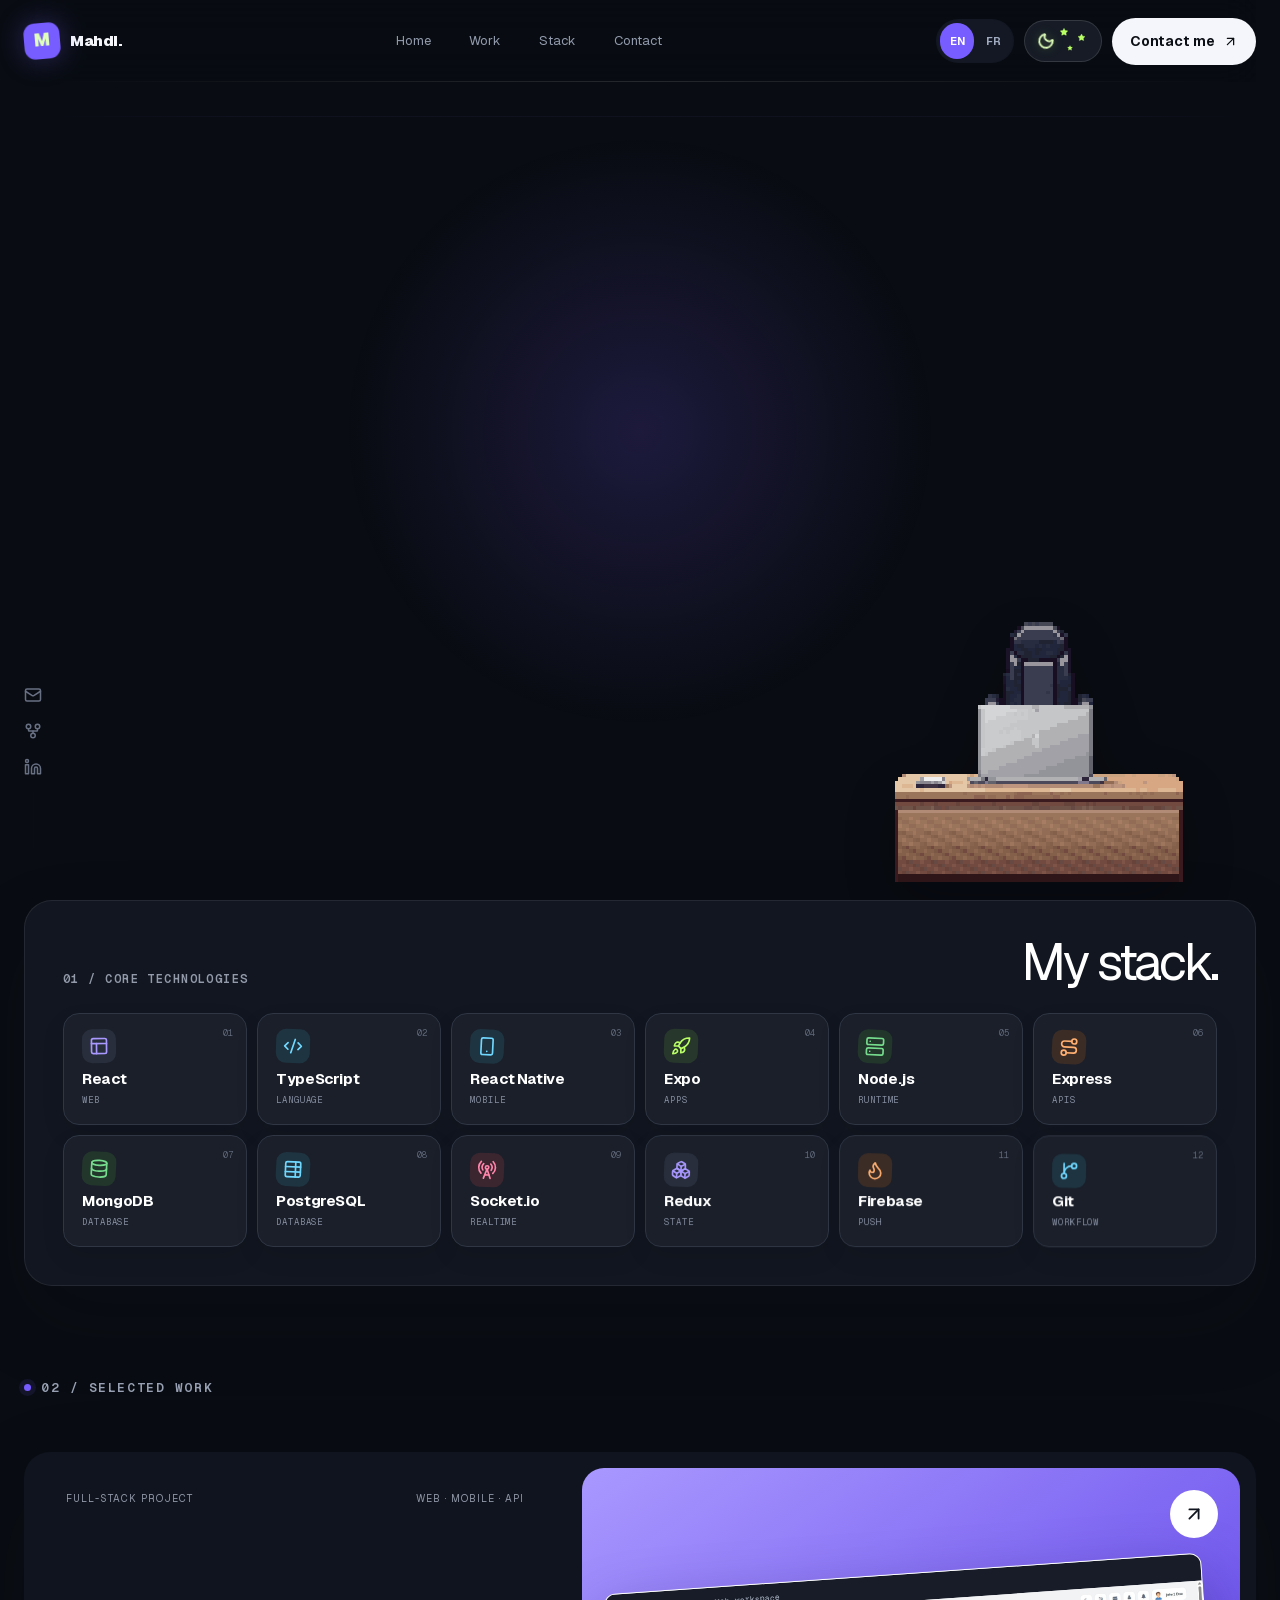
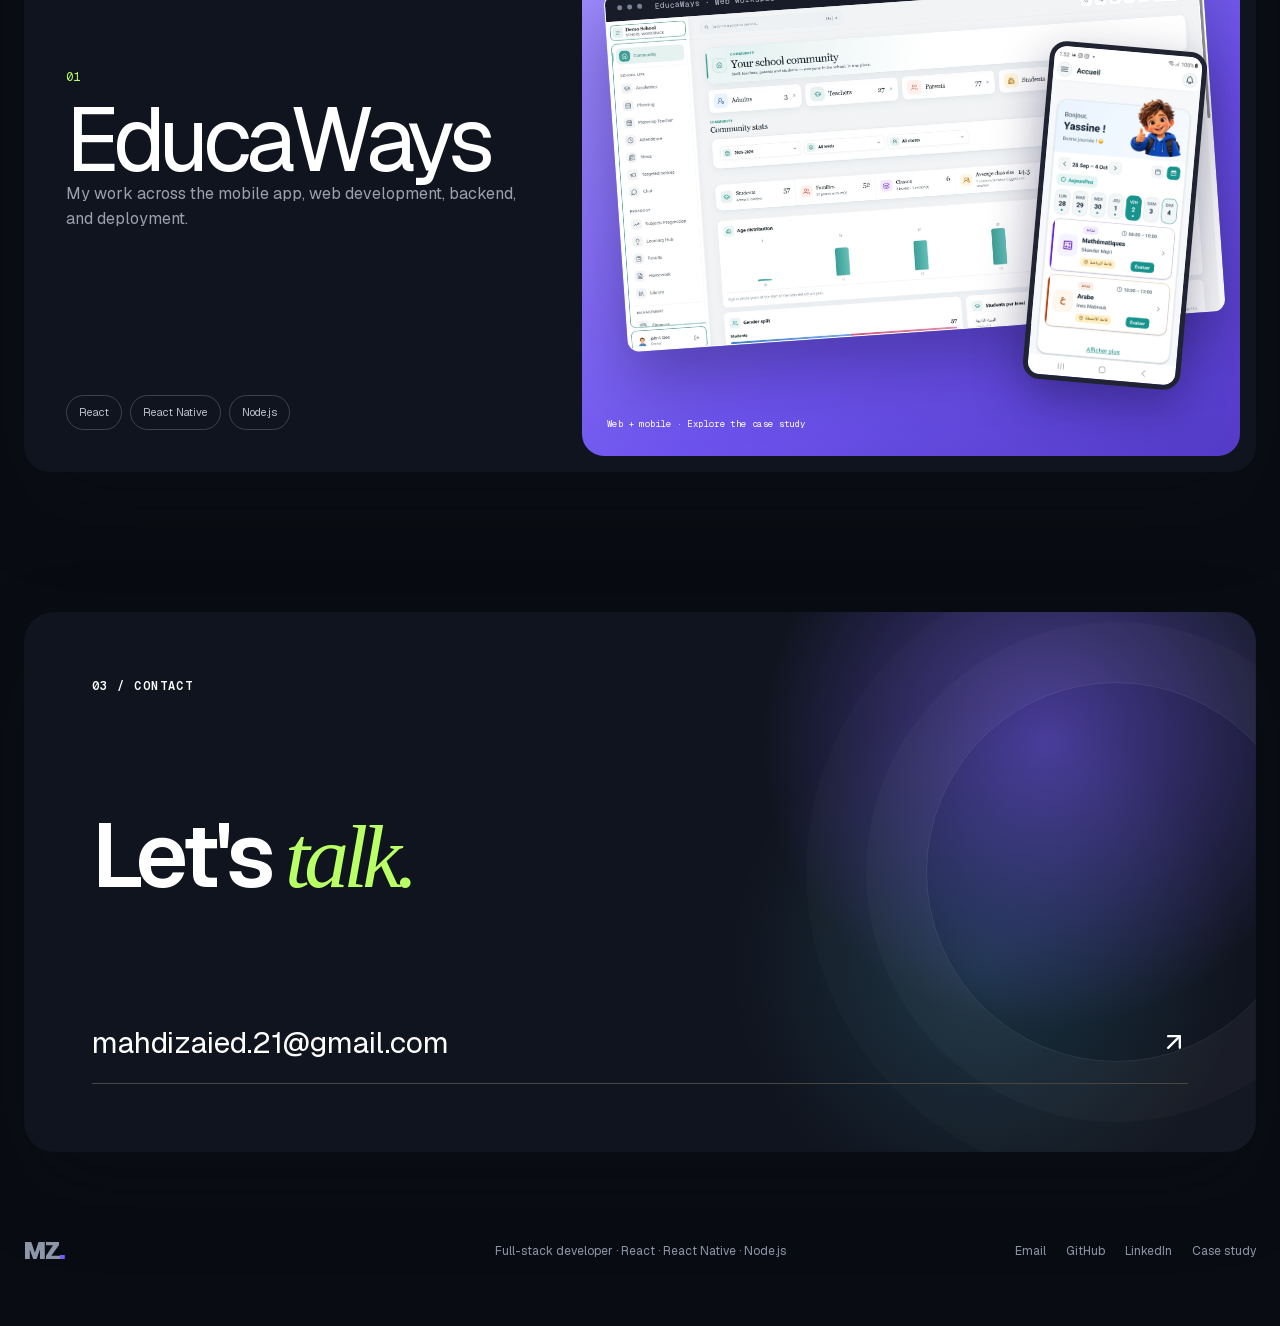
<file: index.html>
<!DOCTYPE html><html lang="en"><head><meta charSet="utf-8"/><meta name="viewport" content="width=device-width, initial-scale=1"/><link rel="stylesheet" href="/_next/static/css/index.B1s7XOHh.css" data-rsc-css-href="/_next/static/css/index.B1s7XOHh.css" data-precedence="vite-rsc/importer-resources"/><link rel="modulepreload" fetchPriority="low" href="/_next/static/chunks/index-Bx8UKRj-.js"/><script src="/_next/static/chunks/rolldown-runtime-C60lm6uB.js" type="module" async=""></script><script src="/_next/static/chunks/framework-D_rUT4EX.js" type="module" async=""></script><script src="/_next/static/chunks/navigation-errors-By4dF-Cc.js" type="module" async=""></script><link rel="modulepreload" href="/_next/static/chunks/layout-segment-context-HUXZI7f4.js" crossorigin=""/><link rel="modulepreload" href="/_next/static/chunks/language-DdLZnFmA.js" crossorigin=""/><link rel="modulepreload" href="/_next/static/chunks/template-CHoX7_U1.js" crossorigin=""/><link rel="modulepreload" href="/_next/static/chunks/react-H370xcj2.js" crossorigin=""/><link rel="modulepreload" href="/_next/static/chunks/portfolio-home-CVWe8tXP.js" crossorigin=""/><link rel="modulepreload" href="/_next/static/chunks/theme-toggle-pT1G_tVW.js" crossorigin=""/><title>Mahdi Zaied — Full-Stack Developer</title><meta name="description" content="Full-stack developer building focused products with React, React Native, Expo, and Node.js."/><meta property="og:title" content="Mahdi Zaied — Full-Stack Developer"/><meta property="og:description" content="Focused web, mobile, and backend products built with React, React Native, and Node.js."/><meta property="og:type" content="website"/><meta property="og:image" content="https://mahdizaied1.github.io/og.png"/><meta name="twitter:card" content="summary_large_image"/><meta name="twitter:title" content="Mahdi Zaied — Full-Stack Developer"/><meta name="twitter:description" content="Focused web, mobile, and backend products built with React, React Native, and Node.js."/><meta name="twitter:image" content="https://mahdizaied1.github.io/og.png"/><script>Object.assign(((self[Symbol.for("vinext.navigationRuntime")]??={bootstrap:{routeManifest:null},functions:{}}).bootstrap.rsc??={rsc:[]}),{params:{},nav:{"pathname":"/","searchParams":[]}})</script><link rel="modulepreload" href="/_next/static/chunks/index-Bx8UKRj-.js" />
<link rel="preload" href="/_next/static/_vinext_fonts/geist-8ac0455e797f/geist-98bbbccb.woff2" as="font" type="font/woff2" crossorigin />
<link rel="preload" href="/_next/static/_vinext_fonts/geist-mono-00e989178794/geist-mono-013b2f2f.woff2" as="font" type="font/woff2" crossorigin />
<style data-vinext-fonts>/* cyrillic-ext */
@font-face {
  font-family: 'Geist';
  font-style: normal;
  font-weight: 100 900;
  font-display: swap;
  src: url(/_next/static/_vinext_fonts/geist-8ac0455e797f/geist-ff2310f5.woff2) format('woff2');
  unicode-range: U+0460-052F, U+1C80-1C8A, U+20B4, U+2DE0-2DFF, U+A640-A69F, U+FE2E-FE2F;
}
/* cyrillic */
@font-face {
  font-family: 'Geist';
  font-style: normal;
  font-weight: 100 900;
  font-display: swap;
  src: url(/_next/static/_vinext_fonts/geist-8ac0455e797f/geist-875ccdd4.woff2) format('woff2');
  unicode-range: U+0301, U+0400-045F, U+0490-0491, U+04B0-04B1, U+2116;
}
/* vietnamese */
@font-face {
  font-family: 'Geist';
  font-style: normal;
  font-weight: 100 900;
  font-display: swap;
  src: url(/_next/static/_vinext_fonts/geist-8ac0455e797f/geist-52306abf.woff2) format('woff2');
  unicode-range: U+0102-0103, U+0110-0111, U+0128-0129, U+0168-0169, U+01A0-01A1, U+01AF-01B0, U+0300-0301, U+0303-0304, U+0308-0309, U+0323, U+0329, U+1EA0-1EF9, U+20AB;
}
/* latin-ext */
@font-face {
  font-family: 'Geist';
  font-style: normal;
  font-weight: 100 900;
  font-display: swap;
  src: url(/_next/static/_vinext_fonts/geist-8ac0455e797f/geist-001175b1.woff2) format('woff2');
  unicode-range: U+0100-02BA, U+02BD-02C5, U+02C7-02CC, U+02CE-02D7, U+02DD-02FF, U+0304, U+0308, U+0329, U+1D00-1DBF, U+1E00-1E9F, U+1EF2-1EFF, U+2020, U+20A0-20AB, U+20AD-20C4, U+2113, U+2C60-2C7F, U+A720-A7FF;
}
/* latin */
@font-face {
  font-family: 'Geist';
  font-style: normal;
  font-weight: 100 900;
  font-display: swap;
  src: url(/_next/static/_vinext_fonts/geist-8ac0455e797f/geist-98bbbccb.woff2) format('woff2');
  unicode-range: U+0000-00FF, U+0131, U+0152-0153, U+02BB-02BC, U+02C6, U+02DA, U+02DC, U+0304, U+0308, U+0329, U+2000-206F, U+20AC, U+2122, U+2191, U+2193, U+2212, U+2215, U+FEFF, U+FFFD;
}

@font-face {
  font-family: 'Geist Fallback';
  src: local("Arial");
  ascent-override: 95.94%;
  descent-override: 28.16%;
  line-gap-override: 0.00%;
  size-adjust: 104.76%;
}

.__font_geist_013ydlh { font-family: 'Geist', 'Geist Fallback'; font-style: normal; }

.__variable_geist_013ydlh { --font-geist-sans: 'Geist', 'Geist Fallback'; }

/* cyrillic-ext */
@font-face {
  font-family: 'Geist Mono';
  font-style: normal;
  font-weight: 100 900;
  font-display: swap;
  src: url(/_next/static/_vinext_fonts/geist-mono-00e989178794/geist-mono-f6b33328.woff2) format('woff2');
  unicode-range: U+0460-052F, U+1C80-1C8A, U+20B4, U+2DE0-2DFF, U+A640-A69F, U+FE2E-FE2F;
}
/* cyrillic */
@font-face {
  font-family: 'Geist Mono';
  font-style: normal;
  font-weight: 100 900;
  font-display: swap;
  src: url(/_next/static/_vinext_fonts/geist-mono-00e989178794/geist-mono-44e03052.woff2) format('woff2');
  unicode-range: U+0301, U+0400-045F, U+0490-0491, U+04B0-04B1, U+2116;
}
/* symbols2 */
@font-face {
  font-family: 'Geist Mono';
  font-style: normal;
  font-weight: 100 900;
  font-display: swap;
  src: url(/_next/static/_vinext_fonts/geist-mono-00e989178794/geist-mono-0638449e.woff2) format('woff2');
  unicode-range: U+2000-2001, U+2004-2008, U+200A, U+23B8-23BD, U+2500-259F;
}
/* vietnamese */
@font-face {
  font-family: 'Geist Mono';
  font-style: normal;
  font-weight: 100 900;
  font-display: swap;
  src: url(/_next/static/_vinext_fonts/geist-mono-00e989178794/geist-mono-971fb274.woff2) format('woff2');
  unicode-range: U+0102-0103, U+0110-0111, U+0128-0129, U+0168-0169, U+01A0-01A1, U+01AF-01B0, U+0300-0301, U+0303-0304, U+0308-0309, U+0323, U+0329, U+1EA0-1EF9, U+20AB;
}
/* latin-ext */
@font-face {
  font-family: 'Geist Mono';
  font-style: normal;
  font-weight: 100 900;
  font-display: swap;
  src: url(/_next/static/_vinext_fonts/geist-mono-00e989178794/geist-mono-44745446.woff2) format('woff2');
  unicode-range: U+0100-02BA, U+02BD-02C5, U+02C7-02CC, U+02CE-02D7, U+02DD-02FF, U+0304, U+0308, U+0329, U+1D00-1DBF, U+1E00-1E9F, U+1EF2-1EFF, U+2020, U+20A0-20AB, U+20AD-20C4, U+2113, U+2C60-2C7F, U+A720-A7FF;
}
/* latin */
@font-face {
  font-family: 'Geist Mono';
  font-style: normal;
  font-weight: 100 900;
  font-display: swap;
  src: url(/_next/static/_vinext_fonts/geist-mono-00e989178794/geist-mono-013b2f2f.woff2) format('woff2');
  unicode-range: U+0000-00FF, U+0131, U+0152-0153, U+02BB-02BC, U+02C6, U+02DA, U+02DC, U+0304, U+0308, U+0329, U+2000-206F, U+20AC, U+2122, U+2191, U+2193, U+2212, U+2215, U+FEFF, U+FFFD;
}

@font-face {
  font-family: 'Geist Mono Fallback';
  src: local("Arial");
  ascent-override: 74.67%;
  descent-override: 21.92%;
  line-gap-override: 0.00%;
  size-adjust: 134.59%;
}

.__font_geist_mono_0bm7fsx { font-family: 'Geist Mono', 'Geist Mono Fallback'; font-style: normal; }

.__variable_geist_mono_0bm7fsx { --font-geist-mono: 'Geist Mono', 'Geist Mono Fallback'; }
</style>
</head><body class="__variable_geist_013ydlh __variable_geist_mono_0bm7fsx"><a class="skipLink" href="#page-content">Skip to content</a><div style="opacity:0;transform:translateY(10px)"><main><nav class="nav shell" aria-label="Main navigation" style="opacity:0;transform:translateY(-18px)"><a class="brand" href="#top" aria-label="Mahdi Zaied, home"><span class="brandMark">M</span><span class="brandWord">Mahdi.</span></a><div class="navLinks"><a href="#top">Home</a><a href="#work">Work</a><a href="#stack">Stack</a><a href="#contact">Contact</a></div><div class="navActions"><div class="languageToggle" role="group" aria-label="Portfolio language"><button type="button" lang="en" aria-label="English" aria-pressed="true">EN</button><button type="button" lang="fr" aria-label="Français" aria-pressed="false">FR</button></div><button class="themeToggle" data-weather="dark" type="button" aria-label="Switch to light theme" title="Switch to light theme"><span class="themeWeather" aria-hidden="true"><svg xmlns="http://www.w3.org/2000/svg" width="19" height="19" viewBox="0 0 24 24" fill="none" stroke="currentColor" stroke-width="2.4" stroke-linecap="round" stroke-linejoin="round" class="lucide lucide-sun weatherSun" aria-hidden="true"><circle cx="12" cy="12" r="4"></circle><path d="M12 2v2"></path><path d="M12 20v2"></path><path d="m4.93 4.93 1.41 1.41"></path><path d="m17.66 17.66 1.41 1.41"></path><path d="M2 12h2"></path><path d="M20 12h2"></path><path d="m6.34 17.66-1.41 1.41"></path><path d="m19.07 4.93-1.41 1.41"></path></svg><svg xmlns="http://www.w3.org/2000/svg" width="18" height="18" viewBox="0 0 24 24" fill="none" stroke="currentColor" stroke-width="2.4" stroke-linecap="round" stroke-linejoin="round" class="lucide lucide-moon weatherMoon" aria-hidden="true"><path d="M20.985 12.486a9 9 0 1 1-9.473-9.472c.405-.022.617.46.402.803a6 6 0 0 0 8.268 8.268c.344-.215.825-.004.803.401"></path></svg><svg xmlns="http://www.w3.org/2000/svg" width="25" height="25" viewBox="0 0 24 24" fill="none" stroke="currentColor" stroke-width="2.2" stroke-linecap="round" stroke-linejoin="round" class="lucide lucide-cloud weatherCloud weatherCloudBack" aria-hidden="true"><path d="M17.5 19H9a7 7 0 1 1 6.71-9h1.79a4.5 4.5 0 1 1 0 9Z"></path></svg><svg xmlns="http://www.w3.org/2000/svg" width="28" height="28" viewBox="0 0 24 24" fill="none" stroke="currentColor" stroke-width="2.2" stroke-linecap="round" stroke-linejoin="round" class="lucide lucide-cloud weatherCloud weatherCloudFront" aria-hidden="true"><path d="M17.5 19H9a7 7 0 1 1 6.71-9h1.79a4.5 4.5 0 1 1 0 9Z"></path></svg><svg xmlns="http://www.w3.org/2000/svg" width="6" height="6" viewBox="0 0 24 24" fill="currentColor" stroke="currentColor" stroke-width="2" stroke-linecap="round" stroke-linejoin="round" class="lucide lucide-star weatherStar weatherStarOne" aria-hidden="true"><path d="M11.525 2.295a.53.53 0 0 1 .95 0l2.31 4.679a2.123 2.123 0 0 0 1.595 1.16l5.166.756a.53.53 0 0 1 .294.904l-3.736 3.638a2.123 2.123 0 0 0-.611 1.878l.882 5.14a.53.53 0 0 1-.771.56l-4.618-2.428a2.122 2.122 0 0 0-1.973 0L6.396 21.01a.53.53 0 0 1-.77-.56l.881-5.139a2.122 2.122 0 0 0-.611-1.879L2.16 9.795a.53.53 0 0 1 .294-.906l5.165-.755a2.122 2.122 0 0 0 1.597-1.16z"></path></svg><svg xmlns="http://www.w3.org/2000/svg" width="5" height="5" viewBox="0 0 24 24" fill="currentColor" stroke="currentColor" stroke-width="2" stroke-linecap="round" stroke-linejoin="round" class="lucide lucide-star weatherStar weatherStarTwo" aria-hidden="true"><path d="M11.525 2.295a.53.53 0 0 1 .95 0l2.31 4.679a2.123 2.123 0 0 0 1.595 1.16l5.166.756a.53.53 0 0 1 .294.904l-3.736 3.638a2.123 2.123 0 0 0-.611 1.878l.882 5.14a.53.53 0 0 1-.771.56l-4.618-2.428a2.122 2.122 0 0 0-1.973 0L6.396 21.01a.53.53 0 0 1-.77-.56l.881-5.139a2.122 2.122 0 0 0-.611-1.879L2.16 9.795a.53.53 0 0 1 .294-.906l5.165-.755a2.122 2.122 0 0 0 1.597-1.16z"></path></svg><svg xmlns="http://www.w3.org/2000/svg" width="4" height="4" viewBox="0 0 24 24" fill="currentColor" stroke="currentColor" stroke-width="2" stroke-linecap="round" stroke-linejoin="round" class="lucide lucide-star weatherStar weatherStarThree" aria-hidden="true"><path d="M11.525 2.295a.53.53 0 0 1 .95 0l2.31 4.679a2.123 2.123 0 0 0 1.595 1.16l5.166.756a.53.53 0 0 1 .294.904l-3.736 3.638a2.123 2.123 0 0 0-.611 1.878l.882 5.14a.53.53 0 0 1-.771.56l-4.618-2.428a2.122 2.122 0 0 0-1.973 0L6.396 21.01a.53.53 0 0 1-.77-.56l.881-5.139a2.122 2.122 0 0 0-.611-1.879L2.16 9.795a.53.53 0 0 1 .294-.906l5.165-.755a2.122 2.122 0 0 0 1.597-1.16z"></path></svg></span></button><a class="navCta" href="mailto:mahdizaied.21@gmail.com">Contact me<!-- --> <svg xmlns="http://www.w3.org/2000/svg" width="15" height="15" viewBox="0 0 24 24" fill="none" stroke="currentColor" stroke-width="2" stroke-linecap="round" stroke-linejoin="round" class="lucide lucide-arrow-up-right" aria-hidden="true"><path d="M7 7h10v10"></path><path d="M7 17 17 7"></path></svg></a></div></nav><section class="hero heroEditorial shell" id="top"><div class="socialRail"><a href="mailto:mahdizaied.21@gmail.com" aria-label="Email Mahdi"><svg xmlns="http://www.w3.org/2000/svg" width="18" height="18" viewBox="0 0 24 24" fill="none" stroke="currentColor" stroke-width="2" stroke-linecap="round" stroke-linejoin="round" class="lucide lucide-mail" aria-hidden="true"><path d="m22 7-8.991 5.727a2 2 0 0 1-2.009 0L2 7"></path><rect x="2" y="4" width="20" height="16" rx="2"></rect></svg></a><a href="https://github.com/Mahdizaied1" aria-label="Mahdi on GitHub"><svg xmlns="http://www.w3.org/2000/svg" width="18" height="18" viewBox="0 0 24 24" fill="none" stroke="currentColor" stroke-width="2" stroke-linecap="round" stroke-linejoin="round" class="lucide lucide-git-fork" aria-hidden="true"><circle cx="12" cy="18" r="3"></circle><circle cx="6" cy="6" r="3"></circle><circle cx="18" cy="6" r="3"></circle><path d="M18 9v2c0 .6-.4 1-1 1H7c-.6 0-1-.4-1-1V9"></path><path d="M12 12v3"></path></svg></a><a href="https://www.linkedin.com/in/mahdi-zaied-41666a155/" aria-label="Mahdi on LinkedIn (opens in a new tab)" target="_blank" rel="noopener noreferrer"><svg width="18" height="18" viewBox="0 0 24 24" fill="none" stroke="currentColor" stroke-width="2" stroke-linecap="round" stroke-linejoin="round" aria-hidden="true" focusable="false"><path d="M16 8a6 6 0 0 1 6 6v7h-4v-7a2 2 0 0 0-4 0v7h-4v-7a6 6 0 0 1 6-6Z"></path><rect x="2" y="9" width="4" height="12"></rect><circle cx="4" cy="4" r="2"></circle></svg></a><span></span></div><div class="pixelMahdi"><canvas width="1000" height="500" aria-hidden="true"></canvas><button class="pixelMahdiHotspot" type="button" aria-label="Pixel Mahdi looks at you"></button></div><div id="page-content" tabindex="-1" class="heroCopy heroReveal"><div class="heroBubble"><p class="heroHello"><span></span> <!-- -->Hello, I&#x27;m</p><h1 aria-label="Mahdi Zaied"><span class="typedText"><span class="typedReserve" aria-hidden="true">Mahdi</span><span class="typedVisible" aria-hidden="true"></span></span><br/><em><span class="typedText"><span class="typedReserve" aria-hidden="true">Zaied.</span><span class="typedVisible" aria-hidden="true"></span></span></em></h1><div class="heroIdentity"><strong><span class="typedText"><span class="introSrOnly">Full-stack Developer</span><span class="typedReserve" aria-hidden="true">Full-stack Developer</span><span class="typedVisible" aria-hidden="true"></span></span></strong><span><span class="typedText"><span class="introSrOnly">React · React Native / Expo · Node.js</span><span class="typedReserve" aria-hidden="true">React · React Native / Expo · Node.js</span><span class="typedVisible" aria-hidden="true"></span></span></span></div></div><p class="heroSummary introFinish">I build web platforms, mobile apps, and the systems behind them.</p><div class="heroActions introFinish"><a class="primaryButton" href="#work" tabindex="0">Explore my work<!-- --> <svg xmlns="http://www.w3.org/2000/svg" width="18" height="18" viewBox="0 0 24 24" fill="none" stroke="currentColor" stroke-width="2" stroke-linecap="round" stroke-linejoin="round" class="lucide lucide-arrow-up-right" aria-hidden="true"><path d="M7 7h10v10"></path><path d="M7 17 17 7"></path></svg></a><a class="secondaryButton" href="mailto:mahdizaied.21@gmail.com">Let&#x27;s talk</a></div></div><a class="scrollCue" href="#stack" aria-label="Scroll to technologies"><span>Scroll to explore</span><i><svg xmlns="http://www.w3.org/2000/svg" width="16" height="16" viewBox="0 0 24 24" fill="none" stroke="currentColor" stroke-width="2" stroke-linecap="round" stroke-linejoin="round" class="lucide lucide-arrow-down" aria-hidden="true"><path d="M12 5v14"></path><path d="m19 12-7 7-7-7"></path></svg></i></a></section><section class="stackShowcase shell" id="stack" aria-labelledby="stack-title" style="opacity:0;transform:translateY(45px)"><div class="stackHeading"><p class="kicker">01 / Core technologies</p><h2 id="stack-title">My stack.</h2></div><div class="techGrid"><div class="techItem violet" data-tech="React" tabindex="0" style="opacity:0;transform:perspective(750px) translateY(38px) scale(0.9)"><span class="techIcon"><svg xmlns="http://www.w3.org/2000/svg" width="20" height="20" viewBox="0 0 24 24" fill="none" stroke="currentColor" stroke-width="2" stroke-linecap="round" stroke-linejoin="round" class="lucide lucide-panels-top-left" aria-hidden="true"><rect width="18" height="18" x="3" y="3" rx="2"></rect><path d="M3 9h18"></path><path d="M9 21V9"></path></svg></span><div><strong>React</strong><small>Web</small></div><i>01</i></div><div class="techItem blue" data-tech="TypeScript" tabindex="0" style="opacity:0;transform:perspective(750px) translateY(38px) scale(0.9)"><span class="techIcon"><svg xmlns="http://www.w3.org/2000/svg" width="20" height="20" viewBox="0 0 24 24" fill="none" stroke="currentColor" stroke-width="2" stroke-linecap="round" stroke-linejoin="round" class="lucide lucide-code-xml" aria-hidden="true"><path d="m18 16 4-4-4-4"></path><path d="m6 8-4 4 4 4"></path><path d="m14.5 4-5 16"></path></svg></span><div><strong>TypeScript</strong><small>Language</small></div><i>02</i></div><div class="techItem blue" data-tech="React Native" tabindex="0" style="opacity:0;transform:perspective(750px) translateY(38px) scale(0.9)"><span class="techIcon"><svg xmlns="http://www.w3.org/2000/svg" width="20" height="20" viewBox="0 0 24 24" fill="none" stroke="currentColor" stroke-width="2" stroke-linecap="round" stroke-linejoin="round" class="lucide lucide-smartphone" aria-hidden="true"><rect width="14" height="20" x="5" y="2" rx="2" ry="2"></rect><path d="M12 18h.01"></path></svg></span><div><strong>React Native</strong><small>Mobile</small></div><i>03</i></div><div class="techItem lime" data-tech="Expo" tabindex="0" style="opacity:0;transform:perspective(750px) translateY(38px) scale(0.9)"><span class="techIcon"><svg xmlns="http://www.w3.org/2000/svg" width="20" height="20" viewBox="0 0 24 24" fill="none" stroke="currentColor" stroke-width="2" stroke-linecap="round" stroke-linejoin="round" class="lucide lucide-rocket" aria-hidden="true"><path d="M12 15v5s3.03-.55 4-2c1.08-1.62 0-5 0-5"></path><path d="M4.5 16.5c-1.5 1.26-2 5-2 5s3.74-.5 5-2c.71-.84.7-2.13-.09-2.91a2.18 2.18 0 0 0-2.91-.09"></path><path d="M9 12a22 22 0 0 1 2-3.95A12.88 12.88 0 0 1 22 2c0 2.72-.78 7.5-6 11a22.4 22.4 0 0 1-4 2z"></path><path d="M9 12H4s.55-3.03 2-4c1.62-1.08 5 .05 5 .05"></path></svg></span><div><strong>Expo</strong><small>Apps</small></div><i>04</i></div><div class="techItem green" data-tech="Node.js" tabindex="0" style="opacity:0;transform:perspective(750px) translateY(38px) scale(0.9)"><span class="techIcon"><svg xmlns="http://www.w3.org/2000/svg" width="20" height="20" viewBox="0 0 24 24" fill="none" stroke="currentColor" stroke-width="2" stroke-linecap="round" stroke-linejoin="round" class="lucide lucide-server" aria-hidden="true"><rect width="20" height="8" x="2" y="2" rx="2" ry="2"></rect><rect width="20" height="8" x="2" y="14" rx="2" ry="2"></rect><line x1="6" x2="6.01" y1="6" y2="6"></line><line x1="6" x2="6.01" y1="18" y2="18"></line></svg></span><div><strong>Node.js</strong><small>Runtime</small></div><i>05</i></div><div class="techItem orange" data-tech="Express" tabindex="0" style="opacity:0;transform:perspective(750px) translateY(38px) scale(0.9)"><span class="techIcon"><svg xmlns="http://www.w3.org/2000/svg" width="20" height="20" viewBox="0 0 24 24" fill="none" stroke="currentColor" stroke-width="2" stroke-linecap="round" stroke-linejoin="round" class="lucide lucide-route" aria-hidden="true"><circle cx="6" cy="19" r="3"></circle><path d="M9 19h8.5a3.5 3.5 0 0 0 0-7h-11a3.5 3.5 0 0 1 0-7H15"></path><circle cx="18" cy="5" r="3"></circle></svg></span><div><strong>Express</strong><small>APIs</small></div><i>06</i></div><div class="techItem green" data-tech="MongoDB" tabindex="0" style="opacity:0;transform:perspective(750px) translateY(38px) scale(0.9)"><span class="techIcon"><svg xmlns="http://www.w3.org/2000/svg" width="20" height="20" viewBox="0 0 24 24" fill="none" stroke="currentColor" stroke-width="2" stroke-linecap="round" stroke-linejoin="round" class="lucide lucide-database" aria-hidden="true"><ellipse cx="12" cy="5" rx="9" ry="3"></ellipse><path d="M3 5V19A9 3 0 0 0 21 19V5"></path><path d="M3 12A9 3 0 0 0 21 12"></path></svg></span><div><strong>MongoDB</strong><small>Database</small></div><i>07</i></div><div class="techItem blue" data-tech="PostgreSQL" tabindex="0" style="opacity:0;transform:perspective(750px) translateY(38px) scale(0.9)"><span class="techIcon"><svg xmlns="http://www.w3.org/2000/svg" width="20" height="20" viewBox="0 0 24 24" fill="none" stroke="currentColor" stroke-width="2" stroke-linecap="round" stroke-linejoin="round" class="lucide lucide-table-properties" aria-hidden="true"><path d="M15 3v18"></path><rect width="18" height="18" x="3" y="3" rx="2"></rect><path d="M21 9H3"></path><path d="M21 15H3"></path></svg></span><div><strong>PostgreSQL</strong><small>Database</small></div><i>08</i></div><div class="techItem pink" data-tech="Socket.io" tabindex="0" style="opacity:0;transform:perspective(750px) translateY(38px) scale(0.9)"><span class="techIcon"><svg xmlns="http://www.w3.org/2000/svg" width="20" height="20" viewBox="0 0 24 24" fill="none" stroke="currentColor" stroke-width="2" stroke-linecap="round" stroke-linejoin="round" class="lucide lucide-radio-tower" aria-hidden="true"><path d="M4.9 16.1C1 12.2 1 5.8 4.9 1.9"></path><path d="M7.8 4.7a6.14 6.14 0 0 0-.8 7.5"></path><circle cx="12" cy="9" r="2"></circle><path d="M16.2 4.8c2 2 2.26 5.11.8 7.47"></path><path d="M19.1 1.9a9.96 9.96 0 0 1 0 14.1"></path><path d="M9.5 18h5"></path><path d="m8 22 4-11 4 11"></path></svg></span><div><strong>Socket.io</strong><small>Realtime</small></div><i>09</i></div><div class="techItem violet" data-tech="Redux" tabindex="0" style="opacity:0;transform:perspective(750px) translateY(38px) scale(0.9)"><span class="techIcon"><svg xmlns="http://www.w3.org/2000/svg" width="20" height="20" viewBox="0 0 24 24" fill="none" stroke="currentColor" stroke-width="2" stroke-linecap="round" stroke-linejoin="round" class="lucide lucide-boxes" aria-hidden="true"><path d="M2.97 12.92A2 2 0 0 0 2 14.63v3.24a2 2 0 0 0 .97 1.71l3 1.8a2 2 0 0 0 2.06 0L12 19v-5.5l-5-3-4.03 2.42Z"></path><path d="m7 16.5-4.74-2.85"></path><path d="m7 16.5 5-3"></path><path d="M7 16.5v5.17"></path><path d="M12 13.5V19l3.97 2.38a2 2 0 0 0 2.06 0l3-1.8a2 2 0 0 0 .97-1.71v-3.24a2 2 0 0 0-.97-1.71L17 10.5l-5 3Z"></path><path d="m17 16.5-5-3"></path><path d="m17 16.5 4.74-2.85"></path><path d="M17 16.5v5.17"></path><path d="M7.97 4.42A2 2 0 0 0 7 6.13v4.37l5 3 5-3V6.13a2 2 0 0 0-.97-1.71l-3-1.8a2 2 0 0 0-2.06 0l-3 1.8Z"></path><path d="M12 8 7.26 5.15"></path><path d="m12 8 4.74-2.85"></path><path d="M12 13.5V8"></path></svg></span><div><strong>Redux</strong><small>State</small></div><i>10</i></div><div class="techItem orange" data-tech="Firebase" tabindex="0" style="opacity:0;transform:perspective(750px) translateY(38px) scale(0.9)"><span class="techIcon"><svg xmlns="http://www.w3.org/2000/svg" width="20" height="20" viewBox="0 0 24 24" fill="none" stroke="currentColor" stroke-width="2" stroke-linecap="round" stroke-linejoin="round" class="lucide lucide-flame" aria-hidden="true"><path d="M12 3q1 4 4 6.5t3 5.5a1 1 0 0 1-14 0 5 5 0 0 1 1-3 1 1 0 0 0 5 0c0-2-1.5-3-1.5-5q0-2 2.5-4"></path></svg></span><div><strong>Firebase</strong><small>Push</small></div><i>11</i></div><div class="techItem blue" data-tech="Git" tabindex="0" style="opacity:0;transform:perspective(750px) translateY(38px) scale(0.9)"><span class="techIcon"><svg xmlns="http://www.w3.org/2000/svg" width="20" height="20" viewBox="0 0 24 24" fill="none" stroke="currentColor" stroke-width="2" stroke-linecap="round" stroke-linejoin="round" class="lucide lucide-git-branch" aria-hidden="true"><path d="M15 6a9 9 0 0 0-9 9V3"></path><circle cx="18" cy="6" r="3"></circle><circle cx="6" cy="18" r="3"></circle></svg></span><div><strong>Git</strong><small>Workflow</small></div><i>12</i></div></div></section><section class="work shell" id="work" style="opacity:0;transform:translateY(55px)"><div class="sectionIntro"><p class="kicker">02 / Selected work</p></div><a class="projectCard" href="/work/educaways"><div class="projectCopy"><div class="projectMeta"><span>Full-stack project</span><span>Web · Mobile · API</span></div><div><p class="projectNo">01</p><h2>EducaWays</h2><p>My work across the mobile app, web development, backend, and deployment.</p></div><div class="tags"><span>React</span><span>React Native</span><span>Node.js</span></div></div><div class="projectVisual" aria-hidden="true"><div class="projectScreenshot"><div class="projectScreenshotBar"><span></span><span></span><span></span><small>EducaWays · Web workspace</small></div><img src="/images/educaways/dashboard-after.jpg" alt="" width="1920" height="1080" loading="lazy"/></div><div class="projectMobileScreenshot"><img src="/images/educaways/student-home-after.png" alt="" width="720" height="1600" loading="lazy"/></div><span class="projectPreviewCaption">Web + mobile · Explore the case study</span><div class="projectArrow"><svg xmlns="http://www.w3.org/2000/svg" width="22" height="22" viewBox="0 0 24 24" fill="none" stroke="currentColor" stroke-width="2" stroke-linecap="round" stroke-linejoin="round" class="lucide lucide-arrow-up-right" aria-hidden="true"><path d="M7 7h10v10"></path><path d="M7 17 17 7"></path></svg></div></div></a></section><section class="contact shell" id="contact" style="opacity:0;transform:scale(0.975)"><p class="kicker">03 / Contact</p><h2>Let&#x27;s<!-- --> <em>talk.</em></h2><a href="mailto:mahdizaied.21@gmail.com">mahdizaied.21@gmail.com <svg xmlns="http://www.w3.org/2000/svg" width="28" height="28" viewBox="0 0 24 24" fill="none" stroke="currentColor" stroke-width="2" stroke-linecap="round" stroke-linejoin="round" class="lucide lucide-arrow-up-right" aria-hidden="true"><path d="M7 7h10v10"></path><path d="M7 17 17 7"></path></svg></a></section><footer class="footer shell"><a class="brand" href="#top">MZ<span>.</span></a><p>Full-stack developer · React · React Native · Node.js</p><div><a href="mailto:mahdizaied.21@gmail.com">Email</a><a href="https://github.com/Mahdizaied1">GitHub</a><a href="https://www.linkedin.com/in/mahdi-zaied-41666a155/" aria-label="LinkedIn (opens in a new tab)" target="_blank" rel="noopener noreferrer">LinkedIn</a><a href="/work/educaways">Case study</a></div></footer></main></div><script type="module" src="/_next/static/chunks/index-Bx8UKRj-.js" id="_R_" async=""></script><script>((self[Symbol.for("vinext.navigationRuntime")]??={bootstrap:{routeManifest:null},functions:{}}).bootstrap.rsc??={rsc:[]}).rsc.push("0:{\"page:/\":\"$L1\",\"template:/\":\"$L2\",\"layout:/\":\"$L3\",\"route:/\":\"$L4\",\"__route\":\"route:/\",\"__interceptionContext\":null,\"__layoutIds\":[\"layout:/\"],\"__rootLayout\":\"/\",\"__bfcacheSegmentIdentities\":{\"layout:/\":\"[\\\"layout\\\",\\\"layout:/\\\",\\\"root-boundary:/\\\",\\\"\\\"]\",\"template:/\":\"[\\\"template\\\",\\\"template:/\\\",\\\"root-boundary:/\\\",\\\"\\\"]\",\"page:/\":\"[\\\"page\\\",\\\"page:/\\\",\\\"root-boundary:/\\\",\\\"\\\"]\"},\"__srcPage\":[\"page\"],\"__layoutFlags\":{\"layout:/\":\"s\"},\"__artifactCompatibility\":{\"schemaVersion\":1,\"graphVersion\":\"app-route-graph:1177fd80f83fa7b0\",\"deploymentVersion\":\"b7f409e2-efde-4ff3-8465-5be72647b6a4\",\"appElementsSchemaVersion\":1,\"rscPayloadSchemaVersion\":1,\"rootBoundaryId\":\"/\",\"renderEpoch\":null}}\n")</script><script>((self[Symbol.for("vinext.navigationRuntime")]??={bootstrap:{routeManifest:null},functions:{}}).bootstrap.rsc??={rsc:[]}).rsc.push("5:I[\"a846016ccf34\",[],\"LanguageProvider\",1]\n")</script><script>((self[Symbol.for("vinext.navigationRuntime")]??={bootstrap:{routeManifest:null},functions:{}}).bootstrap.rsc??={rsc:[]}).rsc.push("6:I[\"a846016ccf34\",[],\"SkipLink\",1]\n")</script><script>((self[Symbol.for("vinext.navigationRuntime")]??={bootstrap:{routeManifest:null},functions:{}}).bootstrap.rsc??={rsc:[]}).rsc.push("7:I[\"90aaa6a5b060\",[],\"Children\",1]\n")</script><script>((self[Symbol.for("vinext.navigationRuntime")]??={bootstrap:{routeManifest:null},functions:{}}).bootstrap.rsc??={rsc:[]}).rsc.push("8:I[\"2c2eb0ed41fa\",[],\"GlobalErrorBoundary\",1]\n")</script><script>((self[Symbol.for("vinext.navigationRuntime")]??={bootstrap:{routeManifest:null},functions:{}}).bootstrap.rsc??={rsc:[]}).rsc.push("9:I[\"bea6ec65f173\",[],\"default\",1]\n")</script><script>((self[Symbol.for("vinext.navigationRuntime")]??={bootstrap:{routeManifest:null},functions:{}}).bootstrap.rsc??={rsc:[]}).rsc.push("a:I[\"2c2eb0ed41fa\",[],\"ErrorBoundary\",1]\n")</script><script>((self[Symbol.for("vinext.navigationRuntime")]??={bootstrap:{routeManifest:null},functions:{}}).bootstrap.rsc??={rsc:[]}).rsc.push("b:I[\"1e211ab240c1\",[],\"LayoutSegmentProvider\",1]\n")</script><script>((self[Symbol.for("vinext.navigationRuntime")]??={bootstrap:{routeManifest:null},functions:{}}).bootstrap.rsc??={rsc:[]}).rsc.push("c:I[\"90aaa6a5b060\",[],\"Slot\",1]\n")</script><script>((self[Symbol.for("vinext.navigationRuntime")]??={bootstrap:{routeManifest:null},functions:{}}).bootstrap.rsc??={rsc:[]}).rsc.push("d:I[\"2c2eb0ed41fa\",[],\"NotFoundBoundary\",1]\n")</script><script>((self[Symbol.for("vinext.navigationRuntime")]??={bootstrap:{routeManifest:null},functions:{}}).bootstrap.rsc??={rsc:[]}).rsc.push("e:I[\"e63b9e0447c0\",[],\"AppRouterScrollTarget\",1]\n")</script><script>((self[Symbol.for("vinext.navigationRuntime")]??={bootstrap:{routeManifest:null},functions:{}}).bootstrap.rsc??={rsc:[]}).rsc.push("f:I[\"2c2eb0ed41fa\",[],\"RedirectBoundary\",1]\n")</script><script>((self[Symbol.for("vinext.navigationRuntime")]??={bootstrap:{routeManifest:null},functions:{}}).bootstrap.rsc??={rsc:[]}).rsc.push(":HL[\"/_next/static/css/index.B1s7XOHh.css\",\"style\"     ]\n")</script><script>((self[Symbol.for("vinext.navigationRuntime")]??={bootstrap:{routeManifest:null},functions:{}}).bootstrap.rsc??={rsc:[]}).rsc.push("3:[[[\"$\",\"link\",\"css:/_next/static/css/index.B1s7XOHh.css\",{\"rel\":\"stylesheet\",\"precedence\":\"vite-rsc/importer-resources\",\"href\":\"/_next/static/css/index.B1s7XOHh.css\",\"data-rsc-css-href\":\"/_next/static/css/index.B1s7XOHh.css\"}],\"$undefined\"],[\"$\",\"html\",null,{\"lang\":\"en\",\"children\":[\"$\",\"body\",null,{\"className\":\"__variable_geist_013ydlh __variable_geist_mono_0bm7fsx\",\"children\":[\"$\",\"$L5\",null,{\"children\":[[\"$\",\"$L6\",null,{}],[\"$\",\"$L7\",null,{}]]}]}]}]]\n")</script><script>((self[Symbol.for("vinext.navigationRuntime")]??={bootstrap:{routeManifest:null},functions:{}}).bootstrap.rsc??={rsc:[]}).rsc.push("4:[[[\"$\",\"meta\",null,{\"charSet\":\"utf-8\"}],[[\"$\",\"title\",\"0\",{\"children\":\"Mahdi Zaied — Full-Stack Developer\"}],[\"$\",\"meta\",\"1\",{\"name\":\"description\",\"content\":\"Full-stack developer building focused products with React, React Native, Expo, and Node.js.\"}],[\"$\",\"meta\",\"2\",{\"property\":\"og:title\",\"content\":\"Mahdi Zaied — Full-Stack Developer\"}],[\"$\",\"meta\",\"3\",{\"property\":\"og:description\",\"content\":\"Focused web, mobile, and backend products built with React, React Native, and Node.js.\"}],[\"$\",\"meta\",\"4\",{\"property\":\"og:type\",\"content\":\"website\"}],[\"$\",\"meta\",\"5\",{\"property\":\"og:image\",\"content\":\"https://mahdizaied1.github.io/og.png\"}],[\"$\",\"meta\",\"6\",{\"name\":\"twitter:card\",\"content\":\"summary_large_image\"}],[\"$\",\"meta\",\"7\",{\"name\":\"twitter:title\",\"content\":\"Mahdi Zaied — Full-Stack Developer\"}],[\"$\",\"meta\",\"8\",{\"name\":\"twitter:description\",\"content\":\"Focused web, mobile, and backend products built with React, React Native, and Node.js.\"}],[\"$\",\"meta\",\"9\",{\"name\":\"twitter:image\",\"content\":\"https://mahdizaied1.github.io/og.png\"}]],[[\"$\",\"meta\",\"0\",{\"name\":\"viewport\",\"content\":\"width=device-width, initial-scale=1\"}]]],[\"$\",\"$L8\",null,{\"fallback\":\"$9\",\"children\":[\"$\",\"$La\",null,{\"fallback\":\"$9\",\"children\":[\"$\",\"$Lb\",null,{\"providerId\":\"layout:/\",\"segmentMap\":{\"children\":[]},\"children\":[\"$\",\"$Lc\",null,{\"id\":\"layout:/\",\"parallelSlots\":\"$undefined\",\"children\":[\"$\",\"$Lc\",\"\",{\"id\":\"template:/\",\"children\":[\"$\",\"$Ld\",null,{\"resetKey\":\"\",\"fallback\":[[\"$\",\"title\",null,{\"children\":\"404: This page could not be found.\"}],[\"$\",\"div\",null,{\"style\":{\"fontFamily\":\"system-ui,\\\"Segoe UI\\\",Roboto,Helvetica,Arial,sans-serif,\\\"Apple Color Emoji\\\",\\\"Segoe UI Emoji\\\"\",\"height\":\"100vh\",\"textAlign\":\"center\",\"display\":\"flex\",\"flexDirection\":\"column\",\"alignItems\":\"center\",\"justifyContent\":\"center\"},\"children\":[\"$\",\"div\",null,{\"children\":[[\"$\",\"style\",null,{\"dangerouslySetInnerHTML\":{\"__html\":\"body{color:#000;background:#fff;margin:0}.next-error-h1{border-right:1px solid rgba(0,0,0,.3)}@media (prefers-color-scheme:dark){body{color:#fff;background:#000}.next-error-h1{border-right:1px solid rgba(255,255,255,.3)}}\"}}],[\"$\",\"h1\",null,{\"className\":\"next-error-h1\",\"style\":{\"display\":\"inline-block\",\"margin\":\"0 20px 0 0\",\"padding\":\"0 23px 0 0\",\"fontSize\":24,\"fontWeight\":500,\"verticalAlign\":\"top\",\"lineHeight\":\"49px\"},\"children\":404}],[\"$\",\"div\",null,{\"style\":{\"display\":\"inline-block\"},\"children\":[\"$\",\"h2\",null,{\"style\":{\"fontSize\":14,\"fontWeight\":400,\"lineHeight\":\"49px\",\"margin\":0},\"children\":\"This page could not be found.\"}]}]]}]}]],\"children\":[\"$\",\"$Le\",null,{\"children\":[\"$\",\"$Lf\",null,{\"children\":[[\"$\",\"$Lb\",null,{\"providerId\":\"page:/\",\"segmentMap\":{\"children\":[\"__PAGE__\"]},\"children\":[\"$\",\"$Lc\",null,{\"id\":\"page:/\"}]}],null]}]}]}]}]}]}]}]}],null,null]\n")</script><script>((self[Symbol.for("vinext.navigationRuntime")]??={bootstrap:{routeManifest:null},functions:{}}).bootstrap.rsc??={rsc:[]}).rsc.push("10:I[\"8675f69cdf03\",[],\"default\",1]\n")</script><script>((self[Symbol.for("vinext.navigationRuntime")]??={bootstrap:{routeManifest:null},functions:{}}).bootstrap.rsc??={rsc:[]}).rsc.push("2:[\"$\",\"$L10\",null,{\"children\":[\"$\",\"$L7\",null,{}]}]\n")</script><script>((self[Symbol.for("vinext.navigationRuntime")]??={bootstrap:{routeManifest:null},functions:{}}).bootstrap.rsc??={rsc:[]}).rsc.push("11:I[\"09932e2f0eb6\",[],\"default\",1]\n")</script><script>((self[Symbol.for("vinext.navigationRuntime")]??={bootstrap:{routeManifest:null},functions:{}}).bootstrap.rsc??={rsc:[]}).rsc.push("1:[\"$\",\"$L11\",null,{}]\n")</script><script>Object.assign(((self[Symbol.for("vinext.navigationRuntime")]??={bootstrap:{routeManifest:null},functions:{}}).bootstrap.rsc??={rsc:[]}),{"initialCacheKind":"static"});((self[Symbol.for("vinext.navigationRuntime")]??={bootstrap:{routeManifest:null},functions:{}}).bootstrap.rsc??={rsc:[]}).done=true</script></body></html>
</file>
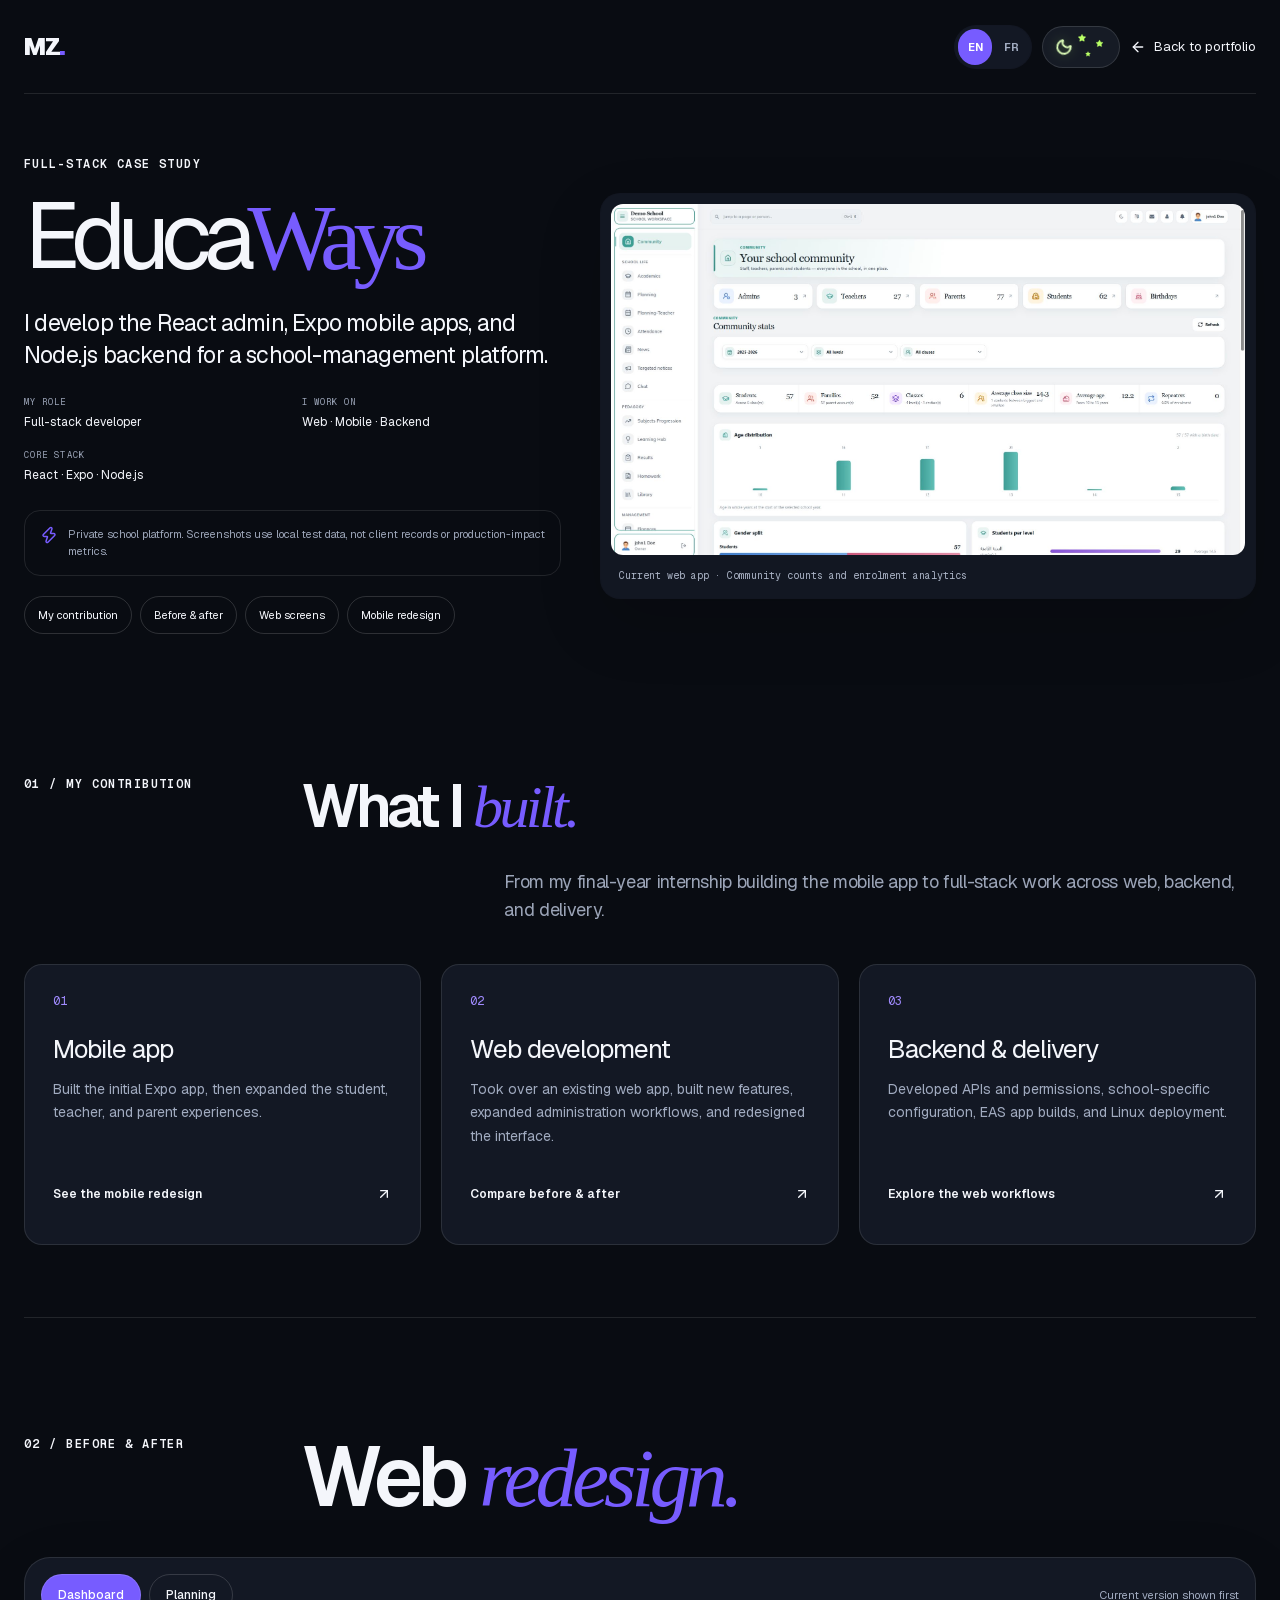
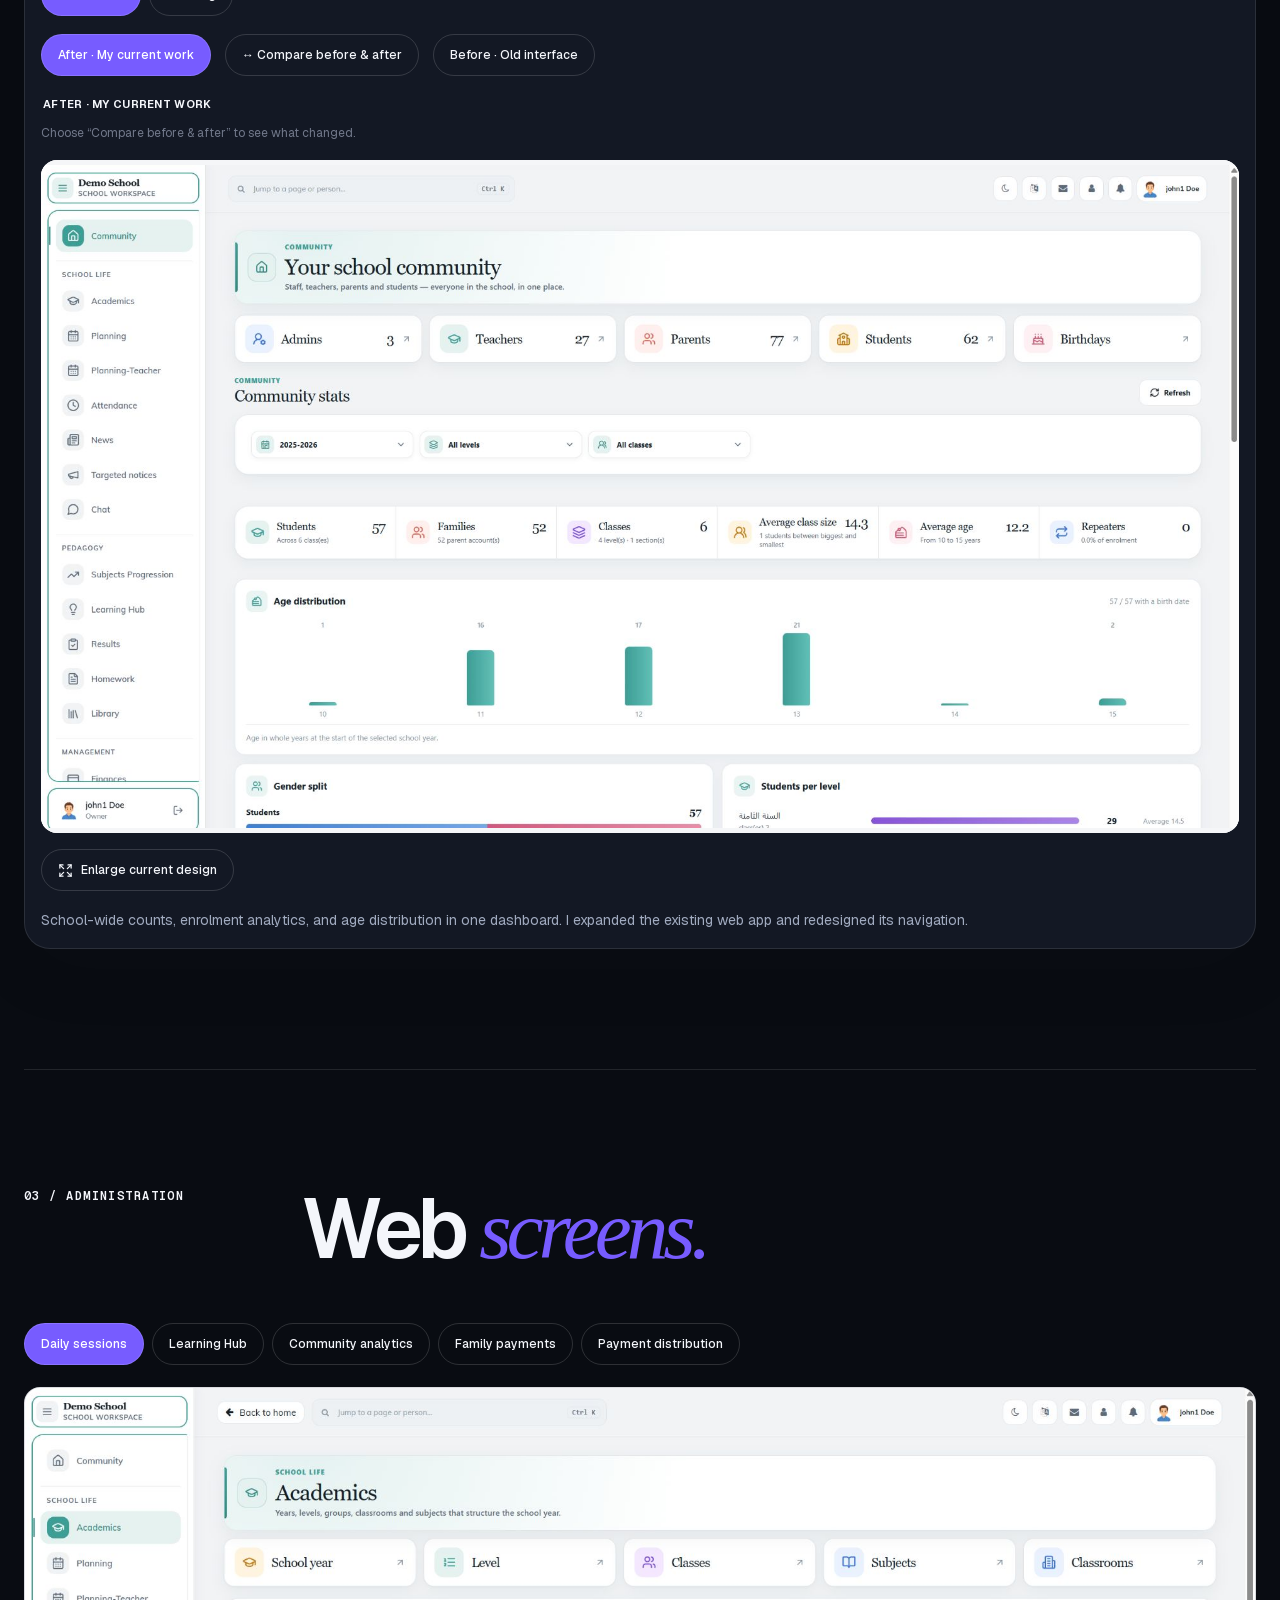
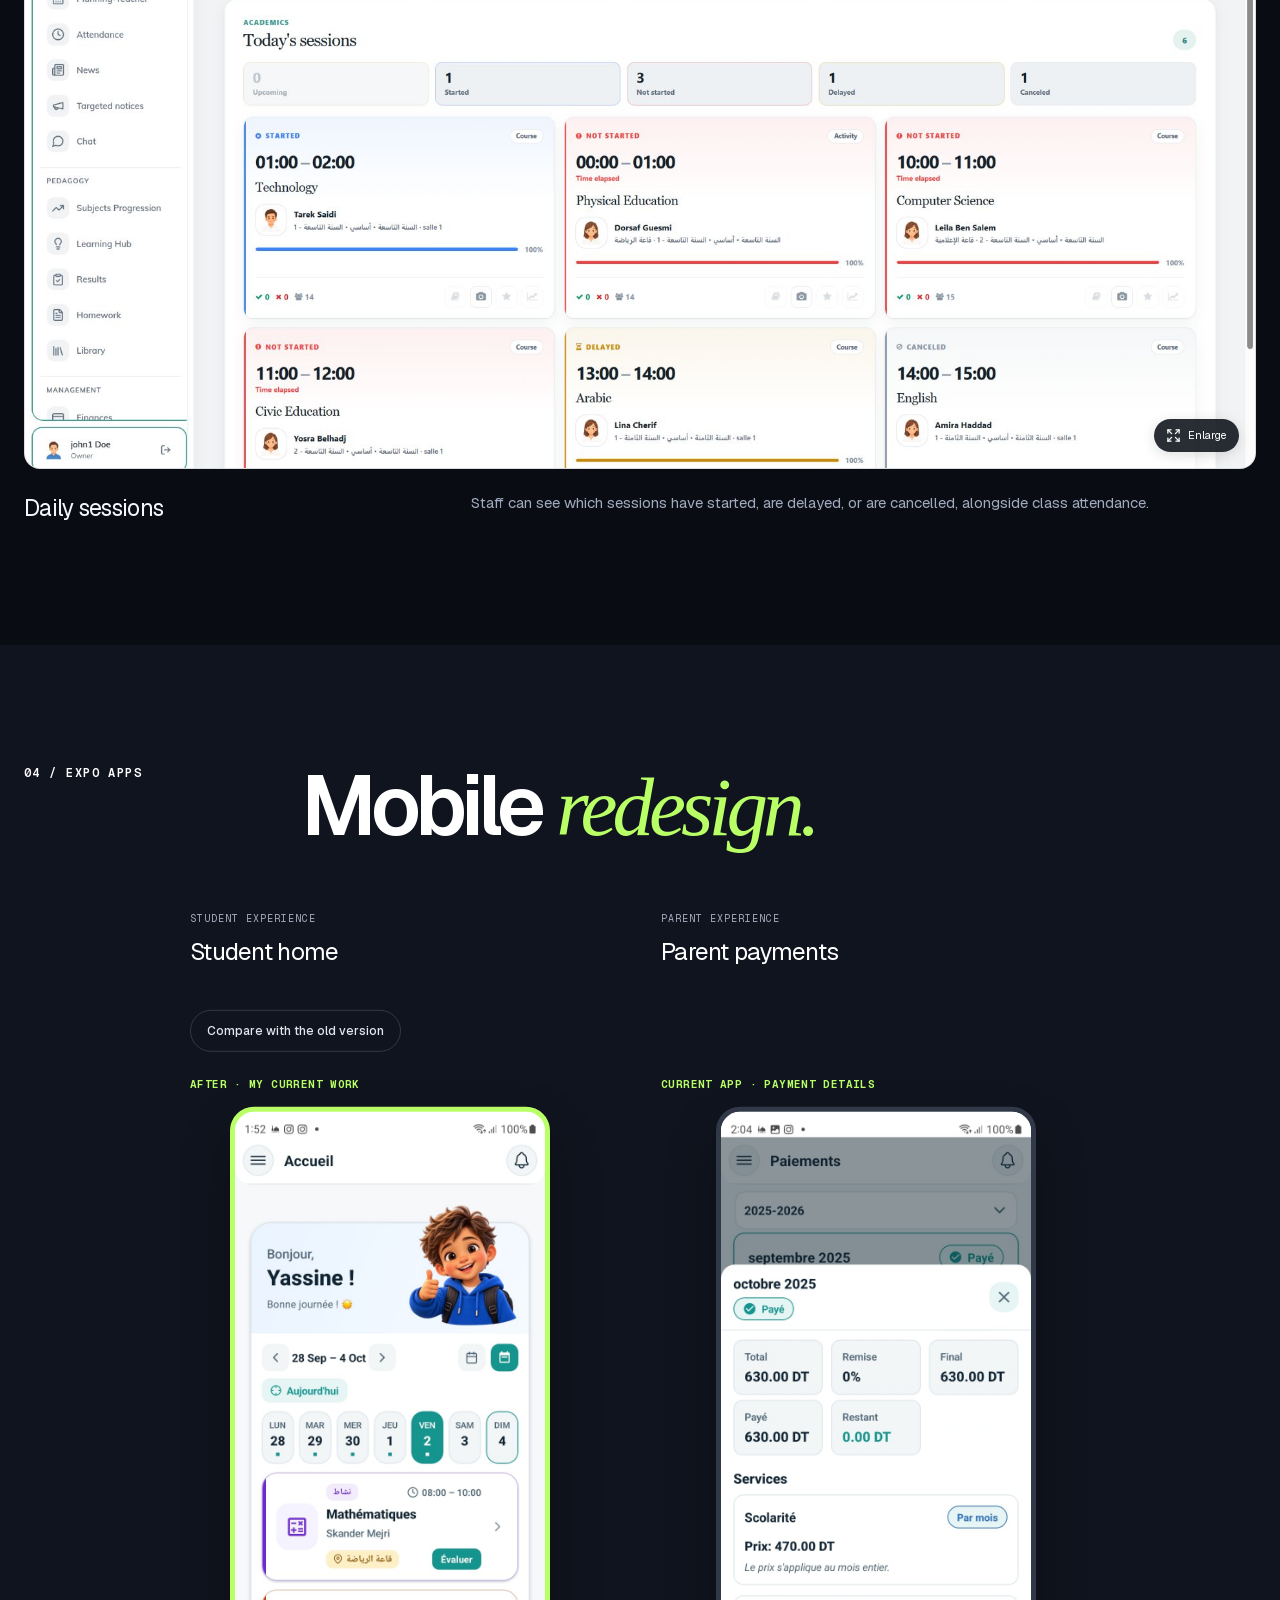
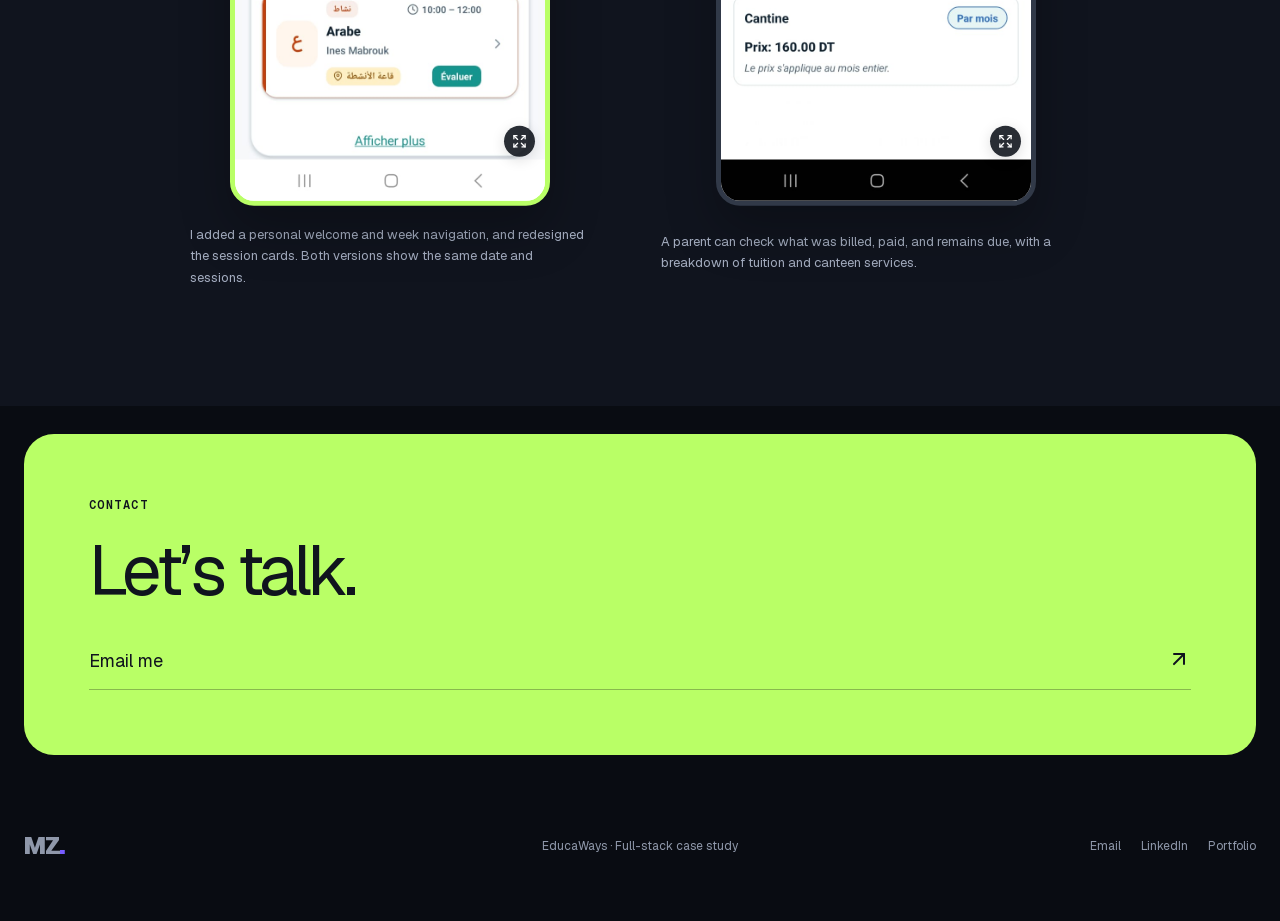
<file: work/educaways.html>
<!DOCTYPE html><html lang="en"><head><meta charSet="utf-8"/><meta name="viewport" content="width=device-width, initial-scale=1"/><link rel="stylesheet" href="/_next/static/css/index.B1s7XOHh.css" data-rsc-css-href="/_next/static/css/index.B1s7XOHh.css" data-precedence="vite-rsc/importer-resources"/><link rel="modulepreload" fetchPriority="low" href="/_next/static/chunks/index-Bx8UKRj-.js"/><script src="/_next/static/chunks/rolldown-runtime-C60lm6uB.js" type="module" async=""></script><script src="/_next/static/chunks/framework-D_rUT4EX.js" type="module" async=""></script><script src="/_next/static/chunks/navigation-errors-By4dF-Cc.js" type="module" async=""></script><link rel="modulepreload" href="/_next/static/chunks/layout-segment-context-HUXZI7f4.js" crossorigin=""/><link rel="modulepreload" href="/_next/static/chunks/language-DdLZnFmA.js" crossorigin=""/><link rel="modulepreload" href="/_next/static/chunks/template-CHoX7_U1.js" crossorigin=""/><link rel="modulepreload" href="/_next/static/chunks/react-H370xcj2.js" crossorigin=""/><link rel="modulepreload" href="/_next/static/chunks/educaways-case-study-vx-mw97X.js" crossorigin=""/><link rel="modulepreload" href="/_next/static/chunks/theme-toggle-pT1G_tVW.js" crossorigin=""/><title>EducaWays Case Study — Mahdi Zaied</title><meta name="description" content="A private production school platform spanning React web, Expo mobile apps, and a Node.js API."/><meta property="og:title" content="EducaWays Case Study — Mahdi Zaied"/><meta property="og:description" content="A full-stack school platform across web, mobile, and backend."/><meta property="og:image" content="https://mahdizaied1.github.io/og.png"/><meta name="twitter:card" content="summary_large_image"/><meta name="twitter:title" content="EducaWays Case Study — Mahdi Zaied"/><meta name="twitter:description" content="A full-stack school platform across web, mobile, and backend."/><meta name="twitter:image" content="https://mahdizaied1.github.io/og.png"/><script>Object.assign(((self[Symbol.for("vinext.navigationRuntime")]??={bootstrap:{routeManifest:null},functions:{}}).bootstrap.rsc??={rsc:[]}),{params:{},nav:{"pathname":"/work/educaways","searchParams":[]}})</script><link rel="modulepreload" href="/_next/static/chunks/index-Bx8UKRj-.js" />
<link rel="preload" href="/_next/static/_vinext_fonts/geist-8ac0455e797f/geist-98bbbccb.woff2" as="font" type="font/woff2" crossorigin />
<link rel="preload" href="/_next/static/_vinext_fonts/geist-mono-00e989178794/geist-mono-013b2f2f.woff2" as="font" type="font/woff2" crossorigin />
<style data-vinext-fonts>/* cyrillic-ext */
@font-face {
  font-family: 'Geist';
  font-style: normal;
  font-weight: 100 900;
  font-display: swap;
  src: url(/_next/static/_vinext_fonts/geist-8ac0455e797f/geist-ff2310f5.woff2) format('woff2');
  unicode-range: U+0460-052F, U+1C80-1C8A, U+20B4, U+2DE0-2DFF, U+A640-A69F, U+FE2E-FE2F;
}
/* cyrillic */
@font-face {
  font-family: 'Geist';
  font-style: normal;
  font-weight: 100 900;
  font-display: swap;
  src: url(/_next/static/_vinext_fonts/geist-8ac0455e797f/geist-875ccdd4.woff2) format('woff2');
  unicode-range: U+0301, U+0400-045F, U+0490-0491, U+04B0-04B1, U+2116;
}
/* vietnamese */
@font-face {
  font-family: 'Geist';
  font-style: normal;
  font-weight: 100 900;
  font-display: swap;
  src: url(/_next/static/_vinext_fonts/geist-8ac0455e797f/geist-52306abf.woff2) format('woff2');
  unicode-range: U+0102-0103, U+0110-0111, U+0128-0129, U+0168-0169, U+01A0-01A1, U+01AF-01B0, U+0300-0301, U+0303-0304, U+0308-0309, U+0323, U+0329, U+1EA0-1EF9, U+20AB;
}
/* latin-ext */
@font-face {
  font-family: 'Geist';
  font-style: normal;
  font-weight: 100 900;
  font-display: swap;
  src: url(/_next/static/_vinext_fonts/geist-8ac0455e797f/geist-001175b1.woff2) format('woff2');
  unicode-range: U+0100-02BA, U+02BD-02C5, U+02C7-02CC, U+02CE-02D7, U+02DD-02FF, U+0304, U+0308, U+0329, U+1D00-1DBF, U+1E00-1E9F, U+1EF2-1EFF, U+2020, U+20A0-20AB, U+20AD-20C4, U+2113, U+2C60-2C7F, U+A720-A7FF;
}
/* latin */
@font-face {
  font-family: 'Geist';
  font-style: normal;
  font-weight: 100 900;
  font-display: swap;
  src: url(/_next/static/_vinext_fonts/geist-8ac0455e797f/geist-98bbbccb.woff2) format('woff2');
  unicode-range: U+0000-00FF, U+0131, U+0152-0153, U+02BB-02BC, U+02C6, U+02DA, U+02DC, U+0304, U+0308, U+0329, U+2000-206F, U+20AC, U+2122, U+2191, U+2193, U+2212, U+2215, U+FEFF, U+FFFD;
}

@font-face {
  font-family: 'Geist Fallback';
  src: local("Arial");
  ascent-override: 95.94%;
  descent-override: 28.16%;
  line-gap-override: 0.00%;
  size-adjust: 104.76%;
}

.__font_geist_013ydlh { font-family: 'Geist', 'Geist Fallback'; font-style: normal; }

.__variable_geist_013ydlh { --font-geist-sans: 'Geist', 'Geist Fallback'; }

/* cyrillic-ext */
@font-face {
  font-family: 'Geist Mono';
  font-style: normal;
  font-weight: 100 900;
  font-display: swap;
  src: url(/_next/static/_vinext_fonts/geist-mono-00e989178794/geist-mono-f6b33328.woff2) format('woff2');
  unicode-range: U+0460-052F, U+1C80-1C8A, U+20B4, U+2DE0-2DFF, U+A640-A69F, U+FE2E-FE2F;
}
/* cyrillic */
@font-face {
  font-family: 'Geist Mono';
  font-style: normal;
  font-weight: 100 900;
  font-display: swap;
  src: url(/_next/static/_vinext_fonts/geist-mono-00e989178794/geist-mono-44e03052.woff2) format('woff2');
  unicode-range: U+0301, U+0400-045F, U+0490-0491, U+04B0-04B1, U+2116;
}
/* symbols2 */
@font-face {
  font-family: 'Geist Mono';
  font-style: normal;
  font-weight: 100 900;
  font-display: swap;
  src: url(/_next/static/_vinext_fonts/geist-mono-00e989178794/geist-mono-0638449e.woff2) format('woff2');
  unicode-range: U+2000-2001, U+2004-2008, U+200A, U+23B8-23BD, U+2500-259F;
}
/* vietnamese */
@font-face {
  font-family: 'Geist Mono';
  font-style: normal;
  font-weight: 100 900;
  font-display: swap;
  src: url(/_next/static/_vinext_fonts/geist-mono-00e989178794/geist-mono-971fb274.woff2) format('woff2');
  unicode-range: U+0102-0103, U+0110-0111, U+0128-0129, U+0168-0169, U+01A0-01A1, U+01AF-01B0, U+0300-0301, U+0303-0304, U+0308-0309, U+0323, U+0329, U+1EA0-1EF9, U+20AB;
}
/* latin-ext */
@font-face {
  font-family: 'Geist Mono';
  font-style: normal;
  font-weight: 100 900;
  font-display: swap;
  src: url(/_next/static/_vinext_fonts/geist-mono-00e989178794/geist-mono-44745446.woff2) format('woff2');
  unicode-range: U+0100-02BA, U+02BD-02C5, U+02C7-02CC, U+02CE-02D7, U+02DD-02FF, U+0304, U+0308, U+0329, U+1D00-1DBF, U+1E00-1E9F, U+1EF2-1EFF, U+2020, U+20A0-20AB, U+20AD-20C4, U+2113, U+2C60-2C7F, U+A720-A7FF;
}
/* latin */
@font-face {
  font-family: 'Geist Mono';
  font-style: normal;
  font-weight: 100 900;
  font-display: swap;
  src: url(/_next/static/_vinext_fonts/geist-mono-00e989178794/geist-mono-013b2f2f.woff2) format('woff2');
  unicode-range: U+0000-00FF, U+0131, U+0152-0153, U+02BB-02BC, U+02C6, U+02DA, U+02DC, U+0304, U+0308, U+0329, U+2000-206F, U+20AC, U+2122, U+2191, U+2193, U+2212, U+2215, U+FEFF, U+FFFD;
}

@font-face {
  font-family: 'Geist Mono Fallback';
  src: local("Arial");
  ascent-override: 74.67%;
  descent-override: 21.92%;
  line-gap-override: 0.00%;
  size-adjust: 134.59%;
}

.__font_geist_mono_0bm7fsx { font-family: 'Geist Mono', 'Geist Mono Fallback'; font-style: normal; }

.__variable_geist_mono_0bm7fsx { --font-geist-mono: 'Geist Mono', 'Geist Mono Fallback'; }
</style>
</head><body class="__variable_geist_013ydlh __variable_geist_mono_0bm7fsx"><a class="skipLink" href="#page-content">Skip to content</a><div style="opacity:0;transform:translateY(10px)"><main class="casePage"><nav class="caseNav shell"><a class="brand" href="/">MZ<span>.</span></a><div class="caseNavActions"><div class="languageToggle" role="group" aria-label="Portfolio language"><button type="button" lang="en" aria-label="English" aria-pressed="true">EN</button><button type="button" lang="fr" aria-label="Français" aria-pressed="false">FR</button></div><button class="themeToggle" data-weather="dark" type="button" aria-label="Switch to light theme" title="Switch to light theme"><span class="themeWeather" aria-hidden="true"><svg xmlns="http://www.w3.org/2000/svg" width="19" height="19" viewBox="0 0 24 24" fill="none" stroke="currentColor" stroke-width="2.4" stroke-linecap="round" stroke-linejoin="round" class="lucide lucide-sun weatherSun" aria-hidden="true"><circle cx="12" cy="12" r="4"></circle><path d="M12 2v2"></path><path d="M12 20v2"></path><path d="m4.93 4.93 1.41 1.41"></path><path d="m17.66 17.66 1.41 1.41"></path><path d="M2 12h2"></path><path d="M20 12h2"></path><path d="m6.34 17.66-1.41 1.41"></path><path d="m19.07 4.93-1.41 1.41"></path></svg><svg xmlns="http://www.w3.org/2000/svg" width="18" height="18" viewBox="0 0 24 24" fill="none" stroke="currentColor" stroke-width="2.4" stroke-linecap="round" stroke-linejoin="round" class="lucide lucide-moon weatherMoon" aria-hidden="true"><path d="M20.985 12.486a9 9 0 1 1-9.473-9.472c.405-.022.617.46.402.803a6 6 0 0 0 8.268 8.268c.344-.215.825-.004.803.401"></path></svg><svg xmlns="http://www.w3.org/2000/svg" width="25" height="25" viewBox="0 0 24 24" fill="none" stroke="currentColor" stroke-width="2.2" stroke-linecap="round" stroke-linejoin="round" class="lucide lucide-cloud weatherCloud weatherCloudBack" aria-hidden="true"><path d="M17.5 19H9a7 7 0 1 1 6.71-9h1.79a4.5 4.5 0 1 1 0 9Z"></path></svg><svg xmlns="http://www.w3.org/2000/svg" width="28" height="28" viewBox="0 0 24 24" fill="none" stroke="currentColor" stroke-width="2.2" stroke-linecap="round" stroke-linejoin="round" class="lucide lucide-cloud weatherCloud weatherCloudFront" aria-hidden="true"><path d="M17.5 19H9a7 7 0 1 1 6.71-9h1.79a4.5 4.5 0 1 1 0 9Z"></path></svg><svg xmlns="http://www.w3.org/2000/svg" width="6" height="6" viewBox="0 0 24 24" fill="currentColor" stroke="currentColor" stroke-width="2" stroke-linecap="round" stroke-linejoin="round" class="lucide lucide-star weatherStar weatherStarOne" aria-hidden="true"><path d="M11.525 2.295a.53.53 0 0 1 .95 0l2.31 4.679a2.123 2.123 0 0 0 1.595 1.16l5.166.756a.53.53 0 0 1 .294.904l-3.736 3.638a2.123 2.123 0 0 0-.611 1.878l.882 5.14a.53.53 0 0 1-.771.56l-4.618-2.428a2.122 2.122 0 0 0-1.973 0L6.396 21.01a.53.53 0 0 1-.77-.56l.881-5.139a2.122 2.122 0 0 0-.611-1.879L2.16 9.795a.53.53 0 0 1 .294-.906l5.165-.755a2.122 2.122 0 0 0 1.597-1.16z"></path></svg><svg xmlns="http://www.w3.org/2000/svg" width="5" height="5" viewBox="0 0 24 24" fill="currentColor" stroke="currentColor" stroke-width="2" stroke-linecap="round" stroke-linejoin="round" class="lucide lucide-star weatherStar weatherStarTwo" aria-hidden="true"><path d="M11.525 2.295a.53.53 0 0 1 .95 0l2.31 4.679a2.123 2.123 0 0 0 1.595 1.16l5.166.756a.53.53 0 0 1 .294.904l-3.736 3.638a2.123 2.123 0 0 0-.611 1.878l.882 5.14a.53.53 0 0 1-.771.56l-4.618-2.428a2.122 2.122 0 0 0-1.973 0L6.396 21.01a.53.53 0 0 1-.77-.56l.881-5.139a2.122 2.122 0 0 0-.611-1.879L2.16 9.795a.53.53 0 0 1 .294-.906l5.165-.755a2.122 2.122 0 0 0 1.597-1.16z"></path></svg><svg xmlns="http://www.w3.org/2000/svg" width="4" height="4" viewBox="0 0 24 24" fill="currentColor" stroke="currentColor" stroke-width="2" stroke-linecap="round" stroke-linejoin="round" class="lucide lucide-star weatherStar weatherStarThree" aria-hidden="true"><path d="M11.525 2.295a.53.53 0 0 1 .95 0l2.31 4.679a2.123 2.123 0 0 0 1.595 1.16l5.166.756a.53.53 0 0 1 .294.904l-3.736 3.638a2.123 2.123 0 0 0-.611 1.878l.882 5.14a.53.53 0 0 1-.771.56l-4.618-2.428a2.122 2.122 0 0 0-1.973 0L6.396 21.01a.53.53 0 0 1-.77-.56l.881-5.139a2.122 2.122 0 0 0-.611-1.879L2.16 9.795a.53.53 0 0 1 .294-.906l5.165-.755a2.122 2.122 0 0 0 1.597-1.16z"></path></svg></span></button><a href="/" aria-label="Back to portfolio"><svg xmlns="http://www.w3.org/2000/svg" width="16" height="16" viewBox="0 0 24 24" fill="none" stroke="currentColor" stroke-width="2" stroke-linecap="round" stroke-linejoin="round" class="lucide lucide-arrow-left" aria-hidden="true"><path d="m12 19-7-7 7-7"></path><path d="M19 12H5"></path></svg><span class="caseBackLabel">Back to portfolio</span></a></div></nav><header class="caseHero shell" id="page-content" tabindex="-1"><p class="kicker">Full-stack case study</p><h1>Educa<span>Ways</span></h1><div class="caseLead"><p>I develop the React admin, Expo mobile apps, and Node.js backend for a school-management platform.</p><div class="caseFacts"><p><span>My role</span>Full-stack developer</p><p><span>I work on</span>Web · Mobile · Backend</p><p><span>Core stack</span>React · Expo · Node.js</p></div></div><div class="caseNotice"><svg xmlns="http://www.w3.org/2000/svg" width="18" height="18" viewBox="0 0 24 24" fill="none" stroke="currentColor" stroke-width="2" stroke-linecap="round" stroke-linejoin="round" class="lucide lucide-zap" aria-hidden="true"><path d="M15.914 4a1.5 1.5 0 00-2.474-1.561l-9 9A1.5 1.5 0 005.5 14h4.002a.5.5 0 01.471.666L8.086 20a1.5 1.5 0 002.475 1.56l9-9A1.5 1.5 0 0018.5 10h-3.997a.5.5 0 01-.472-.667z"></path></svg><p>Private school platform. Screenshots use local test data, not client records or production-impact metrics.</p></div><div class="caseJumpNav" aria-label="Case study sections"><a href="#contribution">My contribution</a><a href="#redesign">Before &amp; after</a><a href="#web-platform">Web screens</a><a href="#mobile">Mobile redesign</a></div><div class="caseHeroPreview"><img src="/images/educaways/dashboard-after.jpg" alt="Redesigned EducaWays dashboard with community counts, enrolment statistics, and an age-distribution chart" width="1905" height="1080" fetchPriority="high" decoding="async"/><span>Current web app · Community counts and enrolment analytics</span></div></header><section id="contribution" class="contributionSection shell" style="opacity:0;transform:translateY(48px)"><div class="caseSectionHead light"><p class="kicker">01 / My contribution</p><h2>What I<!-- --> <em>built.</em></h2></div><div class="contributionIntro"><p>From my final-year internship building the mobile app to full-stack work across web, backend, and delivery.</p></div><div class="builtGrid"><article class="builtCard"><span class="builtIndex">0<!-- -->1</span><h3>Mobile app</h3><p>Built the initial Expo app, then expanded the student, teacher, and parent experiences.</p><a href="#mobile">See the mobile redesign<!-- --> <svg xmlns="http://www.w3.org/2000/svg" width="16" height="16" viewBox="0 0 24 24" fill="none" stroke="currentColor" stroke-width="2" stroke-linecap="round" stroke-linejoin="round" class="lucide lucide-arrow-up-right" aria-hidden="true"><path d="M7 7h10v10"></path><path d="M7 17 17 7"></path></svg></a></article><article class="builtCard"><span class="builtIndex">0<!-- -->2</span><h3>Web development</h3><p>Took over an existing web app, built new features, expanded administration workflows, and redesigned the interface.</p><a href="#redesign">Compare before &amp; after<!-- --> <svg xmlns="http://www.w3.org/2000/svg" width="16" height="16" viewBox="0 0 24 24" fill="none" stroke="currentColor" stroke-width="2" stroke-linecap="round" stroke-linejoin="round" class="lucide lucide-arrow-up-right" aria-hidden="true"><path d="M7 7h10v10"></path><path d="M7 17 17 7"></path></svg></a></article><article class="builtCard"><span class="builtIndex">0<!-- -->3</span><h3>Backend &amp; delivery</h3><p>Developed APIs and permissions, school-specific configuration, EAS app builds, and Linux deployment.</p><a href="#web-platform">Explore the web workflows<!-- --> <svg xmlns="http://www.w3.org/2000/svg" width="16" height="16" viewBox="0 0 24 24" fill="none" stroke="currentColor" stroke-width="2" stroke-linecap="round" stroke-linejoin="round" class="lucide lucide-arrow-up-right" aria-hidden="true"><path d="M7 7h10v10"></path><path d="M7 17 17 7"></path></svg></a></article></div></section><section id="redesign" class="redesign shell" style="opacity:0;transform:translateY(48px)"><div class="caseSectionHead light"><p class="kicker">02 / Before &amp; after</p><h2>Web <em>redesign.</em></h2></div><div class="compare compareReal" style="--position:50%"><div class="compareToolbar"><div class="evidenceTabs" role="group" aria-label="Choose web redesign comparison"><button type="button" aria-pressed="true">Dashboard</button><button type="button" aria-pressed="false">Planning</button></div><span>Current version shown first</span></div><div class="compareControls compareViewSwitch" role="group" aria-label="Comparison view"><button type="button" aria-pressed="true">After · My current work</button><button type="button" aria-pressed="false">↔ Compare before &amp; after</button><button type="button" aria-pressed="false">Before · Old interface</button></div><div class="compareLabels"><span>After · My current work</span></div><p id="compare-help" class="compareHelp">Choose “Compare before &amp; after” to see what changed.</p><div class="compareStage"><img class="compareImage" src="/images/educaways/dashboard-after.jpg" alt="Current · EducaWays · Dashboard" width="1920" height="1080" loading="lazy"/></div><div class="compareControls"><button type="button"><svg xmlns="http://www.w3.org/2000/svg" width="15" height="15" viewBox="0 0 24 24" fill="none" stroke="currentColor" stroke-width="2" stroke-linecap="round" stroke-linejoin="round" class="lucide lucide-expand" aria-hidden="true"><path d="m15 15 6 6"></path><path d="m15 9 6-6"></path><path d="M21 16v5h-5"></path><path d="M21 8V3h-5"></path><path d="M3 16v5h5"></path><path d="m3 21 6-6"></path><path d="M3 8V3h5"></path><path d="M9 9 3 3"></path></svg> <!-- -->Enlarge current design</button></div><p class="compareNote">School-wide counts, enrolment analytics, and age distribution in one dashboard. I expanded the existing web app and redesigned its navigation.</p><dialog class="screenshotDialog" aria-labelledby="comparison-screenshot-title"></dialog></div></section><section id="web-platform" class="featureSection shell" style="opacity:0;transform:translateY(48px)"><div class="caseSectionHead light"><p class="kicker">03 / Administration</p><h2>Web <em>screens.</em></h2></div><div class="productGallery" id="payment-distribution"><div class="evidenceTabs" role="group" aria-label="Explore EducaWays web screens"><button type="button" aria-pressed="true">Daily sessions</button><button type="button" aria-pressed="false">Learning Hub</button><button type="button" aria-pressed="false">Community analytics</button><button type="button" aria-pressed="false">Family payments</button><button type="button" aria-pressed="false">Payment distribution</button></div><figure><button type="button" class="screenshotButton" aria-label="Enlarge Daily sessions"><img src="/images/educaways/todays-sessions.jpg" alt="EducaWays daily sessions with started, not-started, delayed, and cancelled states" loading="lazy" decoding="async" width="1920" height="1080"/><span class="screenshotExpand"><svg xmlns="http://www.w3.org/2000/svg" width="15" height="15" viewBox="0 0 24 24" fill="none" stroke="currentColor" stroke-width="2" stroke-linecap="round" stroke-linejoin="round" class="lucide lucide-expand" aria-hidden="true"><path d="m15 15 6 6"></path><path d="m15 9 6-6"></path><path d="M21 16v5h-5"></path><path d="M21 8V3h-5"></path><path d="M3 16v5h5"></path><path d="m3 21 6-6"></path><path d="M3 8V3h5"></path><path d="M9 9 3 3"></path></svg><span>Enlarge</span></span></button><figcaption><h3>Daily sessions</h3><p>Staff can see which sessions have started, are delayed, or are cancelled, alongside class attendance.</p></figcaption></figure><dialog class="screenshotDialog" aria-labelledby="gallery-screenshot-title"></dialog></div></section><section class="mobileSection" id="mobile"><div class="shell" style="opacity:0;transform:translateY(48px)"><div class="caseSectionHead"><p class="kicker">04 / Expo apps</p><h2>Mobile <em>redesign.</em></h2></div><div class="mobileEvidence"><div class="mobileEvolution"><div class="mobileEvidenceHeading"><span>Student experience</span><h3>Student home</h3></div><div class="evidenceTabs mobileCompareSwitch"><button type="button" aria-expanded="false" aria-controls="mobile-original">Compare with the old version</button></div><div class="mobilePair currentOnly"><figure class="mobileCurrent"><figcaption class="afterCaption">After · My current work</figcaption><button type="button" class="screenshotButton screenshotMobile" aria-label="Enlarge Student home · after — my current work"><img src="/images/educaways/student-home-after.png" alt="Redesigned student Home with a personalised greeting, week calendar, and the same Mathematics and Arabic sessions" loading="lazy" decoding="async" width="720" height="1600"/><span class="screenshotExpand"><svg xmlns="http://www.w3.org/2000/svg" width="15" height="15" viewBox="0 0 24 24" fill="none" stroke="currentColor" stroke-width="2" stroke-linecap="round" stroke-linejoin="round" class="lucide lucide-expand" aria-hidden="true"><path d="m15 15 6 6"></path><path d="m15 9 6-6"></path><path d="M21 16v5h-5"></path><path d="M21 8V3h-5"></path><path d="M3 16v5h5"></path><path d="m3 21 6-6"></path><path d="M3 8V3h5"></path><path d="M9 9 3 3"></path></svg><span>Enlarge</span></span></button><p>I added a personal welcome and week navigation, and redesigned the session cards. Both versions show the same date and sessions.</p></figure><figure id="mobile-original" class="mobileOriginal" hidden=""><figcaption>Before · Old interface</figcaption><button type="button" class="screenshotButton screenshotMobile" aria-label="Enlarge Student home · before — old interface"><img src="/images/educaways/student-home-before.png" alt="Legacy student Home with Mathematics and Arabic sessions on 2 October 2026" loading="lazy" decoding="async" width="720" height="1600"/><span class="screenshotExpand"><svg xmlns="http://www.w3.org/2000/svg" width="15" height="15" viewBox="0 0 24 24" fill="none" stroke="currentColor" stroke-width="2" stroke-linecap="round" stroke-linejoin="round" class="lucide lucide-expand" aria-hidden="true"><path d="m15 15 6 6"></path><path d="m15 9 6-6"></path><path d="M21 16v5h-5"></path><path d="M21 8V3h-5"></path><path d="M3 16v5h5"></path><path d="m3 21 6-6"></path><path d="M3 8V3h5"></path><path d="M9 9 3 3"></path></svg><span>Enlarge</span></span></button><p>The previous mobile layout: single-day navigation and large session cards. Shown only to illustrate the redesign.</p></figure></div></div><div class="mobileParentEvidence"><div class="mobileEvidenceHeading"><span>Parent experience</span><h3>Parent payments</h3></div><figure><figcaption class="afterCaption">Current app · Payment details</figcaption><button type="button" class="screenshotButton screenshotMobile" aria-label="Enlarge Parent · current payment details"><img src="/images/educaways/parent-payment-details.png" alt="Parent payment details showing a paid October bill with tuition and canteen service breakdown" loading="lazy" decoding="async" width="720" height="1600"/><span class="screenshotExpand"><svg xmlns="http://www.w3.org/2000/svg" width="15" height="15" viewBox="0 0 24 24" fill="none" stroke="currentColor" stroke-width="2" stroke-linecap="round" stroke-linejoin="round" class="lucide lucide-expand" aria-hidden="true"><path d="m15 15 6 6"></path><path d="m15 9 6-6"></path><path d="M21 16v5h-5"></path><path d="M21 8V3h-5"></path><path d="M3 16v5h5"></path><path d="m3 21 6-6"></path><path d="M3 8V3h5"></path><path d="M9 9 3 3"></path></svg><span>Enlarge</span></span></button></figure><p>A parent can check what was billed, paid, and remains due, with a breakdown of tuition and canteen services.</p></div><dialog class="screenshotDialog" aria-labelledby="mobile-screenshot-title"></dialog></div></div></section><section class="caseCta shell" style="opacity:0;transform:translateY(48px)"><p class="kicker">Contact</p><h2>Let’s talk.</h2><a href="mailto:mahdizaied.21@gmail.com?subject=EducaWays%20case%20study">Email me<!-- --> <svg xmlns="http://www.w3.org/2000/svg" width="24" height="24" viewBox="0 0 24 24" fill="none" stroke="currentColor" stroke-width="2" stroke-linecap="round" stroke-linejoin="round" class="lucide lucide-arrow-up-right" aria-hidden="true"><path d="M7 7h10v10"></path><path d="M7 17 17 7"></path></svg></a></section><footer class="footer shell"><a class="brand" href="/">MZ<span>.</span></a><p>EducaWays · Full-stack case study</p><div><a href="mailto:mahdizaied.21@gmail.com">Email</a><a href="https://www.linkedin.com/in/mahdi-zaied-41666a155/" aria-label="LinkedIn (opens in a new tab)" target="_blank" rel="noopener noreferrer">LinkedIn</a><a href="/">Portfolio</a></div></footer></main></div><script type="module" src="/_next/static/chunks/index-Bx8UKRj-.js" id="_R_" async=""></script><script>((self[Symbol.for("vinext.navigationRuntime")]??={bootstrap:{routeManifest:null},functions:{}}).bootstrap.rsc??={rsc:[]}).rsc.push("0:{\"page:/work/educaways\":\"$L1\",\"template:/\":\"$L2\",\"layout:/\":\"$L3\",\"route:/work/educaways\":\"$L4\",\"__route\":\"route:/work/educaways\",\"__interceptionContext\":null,\"__layoutIds\":[\"layout:/\"],\"__rootLayout\":\"/\",\"__bfcacheSegmentIdentities\":{\"layout:/\":\"[\\\"layout\\\",\\\"layout:/\\\",\\\"root-boundary:/\\\",\\\"\\\"]\",\"template:/\":\"[\\\"template\\\",\\\"template:/\\\",\\\"root-boundary:/\\\",\\\"[\\\\\\\"work\\\\\\\"]\\\"]\",\"page:/work/educaways\":\"[\\\"page\\\",\\\"page:/work/educaways\\\",\\\"root-boundary:/\\\",\\\"[\\\\\\\"work\\\\\\\",\\\\\\\"educaways\\\\\\\"]\\\"]\"},\"__srcPage\":[\"work\",\"educaways\",\"page\"],\"__layoutFlags\":{\"layout:/\":\"s\"},\"__artifactCompatibility\":{\"schemaVersion\":1,\"graphVersion\":\"app-route-graph:e90ad130cc91ea04\",\"deploymentVersion\":\"b7f409e2-efde-4ff3-8465-5be72647b6a4\",\"appElementsSchemaVersion\":1,\"rscPayloadSchemaVersion\":1,\"rootBoundaryId\":\"/\",\"renderEpoch\":null}}\n")</script><script>((self[Symbol.for("vinext.navigationRuntime")]??={bootstrap:{routeManifest:null},functions:{}}).bootstrap.rsc??={rsc:[]}).rsc.push("5:I[\"a846016ccf34\",[],\"LanguageProvider\",1]\n")</script><script>((self[Symbol.for("vinext.navigationRuntime")]??={bootstrap:{routeManifest:null},functions:{}}).bootstrap.rsc??={rsc:[]}).rsc.push("6:I[\"a846016ccf34\",[],\"SkipLink\",1]\n")</script><script>((self[Symbol.for("vinext.navigationRuntime")]??={bootstrap:{routeManifest:null},functions:{}}).bootstrap.rsc??={rsc:[]}).rsc.push("7:I[\"90aaa6a5b060\",[],\"Children\",1]\n")</script><script>((self[Symbol.for("vinext.navigationRuntime")]??={bootstrap:{routeManifest:null},functions:{}}).bootstrap.rsc??={rsc:[]}).rsc.push("8:I[\"2c2eb0ed41fa\",[],\"GlobalErrorBoundary\",1]\n")</script><script>((self[Symbol.for("vinext.navigationRuntime")]??={bootstrap:{routeManifest:null},functions:{}}).bootstrap.rsc??={rsc:[]}).rsc.push("9:I[\"bea6ec65f173\",[],\"default\",1]\n")</script><script>((self[Symbol.for("vinext.navigationRuntime")]??={bootstrap:{routeManifest:null},functions:{}}).bootstrap.rsc??={rsc:[]}).rsc.push("a:I[\"2c2eb0ed41fa\",[],\"ErrorBoundary\",1]\n")</script><script>((self[Symbol.for("vinext.navigationRuntime")]??={bootstrap:{routeManifest:null},functions:{}}).bootstrap.rsc??={rsc:[]}).rsc.push("b:I[\"1e211ab240c1\",[],\"LayoutSegmentProvider\",1]\n")</script><script>((self[Symbol.for("vinext.navigationRuntime")]??={bootstrap:{routeManifest:null},functions:{}}).bootstrap.rsc??={rsc:[]}).rsc.push("c:I[\"90aaa6a5b060\",[],\"Slot\",1]\n")</script><script>((self[Symbol.for("vinext.navigationRuntime")]??={bootstrap:{routeManifest:null},functions:{}}).bootstrap.rsc??={rsc:[]}).rsc.push("d:I[\"2c2eb0ed41fa\",[],\"NotFoundBoundary\",1]\n")</script><script>((self[Symbol.for("vinext.navigationRuntime")]??={bootstrap:{routeManifest:null},functions:{}}).bootstrap.rsc??={rsc:[]}).rsc.push("e:I[\"e63b9e0447c0\",[],\"AppRouterScrollTarget\",1]\n")</script><script>((self[Symbol.for("vinext.navigationRuntime")]??={bootstrap:{routeManifest:null},functions:{}}).bootstrap.rsc??={rsc:[]}).rsc.push("f:I[\"2c2eb0ed41fa\",[],\"RedirectBoundary\",1]\n")</script><script>((self[Symbol.for("vinext.navigationRuntime")]??={bootstrap:{routeManifest:null},functions:{}}).bootstrap.rsc??={rsc:[]}).rsc.push(":HL[\"/_next/static/css/index.B1s7XOHh.css\",\"style\"     ]\n")</script><script>((self[Symbol.for("vinext.navigationRuntime")]??={bootstrap:{routeManifest:null},functions:{}}).bootstrap.rsc??={rsc:[]}).rsc.push("3:[[[\"$\",\"link\",\"css:/_next/static/css/index.B1s7XOHh.css\",{\"rel\":\"stylesheet\",\"precedence\":\"vite-rsc/importer-resources\",\"href\":\"/_next/static/css/index.B1s7XOHh.css\",\"data-rsc-css-href\":\"/_next/static/css/index.B1s7XOHh.css\"}],\"$undefined\"],[\"$\",\"html\",null,{\"lang\":\"en\",\"children\":[\"$\",\"body\",null,{\"className\":\"__variable_geist_013ydlh __variable_geist_mono_0bm7fsx\",\"children\":[\"$\",\"$L5\",null,{\"children\":[[\"$\",\"$L6\",null,{}],[\"$\",\"$L7\",null,{}]]}]}]}]]\n")</script><script>((self[Symbol.for("vinext.navigationRuntime")]??={bootstrap:{routeManifest:null},functions:{}}).bootstrap.rsc??={rsc:[]}).rsc.push("4:[[[\"$\",\"meta\",null,{\"charSet\":\"utf-8\"}],[[\"$\",\"title\",\"0\",{\"children\":\"EducaWays Case Study — Mahdi Zaied\"}],[\"$\",\"meta\",\"1\",{\"name\":\"description\",\"content\":\"A private production school platform spanning React web, Expo mobile apps, and a Node.js API.\"}],[\"$\",\"meta\",\"2\",{\"property\":\"og:title\",\"content\":\"EducaWays Case Study — Mahdi Zaied\"}],[\"$\",\"meta\",\"3\",{\"property\":\"og:description\",\"content\":\"A full-stack school platform across web, mobile, and backend.\"}],[\"$\",\"meta\",\"4\",{\"property\":\"og:image\",\"content\":\"https://mahdizaied1.github.io/og.png\"}],[\"$\",\"meta\",\"5\",{\"name\":\"twitter:card\",\"content\":\"summary_large_image\"}],[\"$\",\"meta\",\"6\",{\"name\":\"twitter:title\",\"content\":\"EducaWays Case Study — Mahdi Zaied\"}],[\"$\",\"meta\",\"7\",{\"name\":\"twitter:description\",\"content\":\"A full-stack school platform across web, mobile, and backend.\"}],[\"$\",\"meta\",\"8\",{\"name\":\"twitter:image\",\"content\":\"https://mahdizaied1.github.io/og.png\"}]],[[\"$\",\"meta\",\"0\",{\"name\":\"viewport\",\"content\":\"width=device-width, initial-scale=1\"}]]],[\"$\",\"$L8\",null,{\"fallback\":\"$9\",\"children\":[\"$\",\"$La\",null,{\"fallback\":\"$9\",\"children\":[\"$\",\"$Lb\",null,{\"providerId\":\"layout:/\",\"segmentMap\":{\"children\":[\"work\",\"educaways\"]},\"children\":[\"$\",\"$Lc\",null,{\"id\":\"layout:/\",\"parallelSlots\":\"$undefined\",\"children\":[\"$\",\"$Lc\",\"[\\\"work\\\"]\",{\"id\":\"template:/\",\"children\":[\"$\",\"$Ld\",null,{\"resetKey\":\"work\",\"fallback\":[[\"$\",\"title\",null,{\"children\":\"404: This page could not be found.\"}],[\"$\",\"div\",null,{\"style\":{\"fontFamily\":\"system-ui,\\\"Segoe UI\\\",Roboto,Helvetica,Arial,sans-serif,\\\"Apple Color Emoji\\\",\\\"Segoe UI Emoji\\\"\",\"height\":\"100vh\",\"textAlign\":\"center\",\"display\":\"flex\",\"flexDirection\":\"column\",\"alignItems\":\"center\",\"justifyContent\":\"center\"},\"children\":[\"$\",\"div\",null,{\"children\":[[\"$\",\"style\",null,{\"dangerouslySetInnerHTML\":{\"__html\":\"body{color:#000;background:#fff;margin:0}.next-error-h1{border-right:1px solid rgba(0,0,0,.3)}@media (prefers-color-scheme:dark){body{color:#fff;background:#000}.next-error-h1{border-right:1px solid rgba(255,255,255,.3)}}\"}}],[\"$\",\"h1\",null,{\"className\":\"next-error-h1\",\"style\":{\"display\":\"inline-block\",\"margin\":\"0 20px 0 0\",\"padding\":\"0 23px 0 0\",\"fontSize\":24,\"fontWeight\":500,\"verticalAlign\":\"top\",\"lineHeight\":\"49px\"},\"children\":404}],[\"$\",\"div\",null,{\"style\":{\"display\":\"inline-block\"},\"children\":[\"$\",\"h2\",null,{\"style\":{\"fontSize\":14,\"fontWeight\":400,\"lineHeight\":\"49px\",\"margin\":0},\"children\":\"This page could not be found.\"}]}]]}]}]],\"children\":[\"$\",\"$Le\",null,{\"children\":[\"$\",\"$Lf\",null,{\"children\":[[\"$\",\"$Lb\",null,{\"providerId\":\"page:/work/educaways\",\"segmentMap\":{\"children\":[\"__PAGE__\"]},\"children\":[\"$\",\"$Lc\",null,{\"id\":\"page:/work/educaways\"}]}],null]}]}]}]}]}]}]}]}],null,null]\n")</script><script>((self[Symbol.for("vinext.navigationRuntime")]??={bootstrap:{routeManifest:null},functions:{}}).bootstrap.rsc??={rsc:[]}).rsc.push("10:I[\"8675f69cdf03\",[],\"default\",1]\n")</script><script>((self[Symbol.for("vinext.navigationRuntime")]??={bootstrap:{routeManifest:null},functions:{}}).bootstrap.rsc??={rsc:[]}).rsc.push("2:[\"$\",\"$L10\",null,{\"children\":[\"$\",\"$L7\",null,{}]}]\n")</script><script>((self[Symbol.for("vinext.navigationRuntime")]??={bootstrap:{routeManifest:null},functions:{}}).bootstrap.rsc??={rsc:[]}).rsc.push("11:I[\"8f7dcaa06ae0\",[],\"default\",1]\n")</script><script>((self[Symbol.for("vinext.navigationRuntime")]??={bootstrap:{routeManifest:null},functions:{}}).bootstrap.rsc??={rsc:[]}).rsc.push("1:[\"$\",\"$L11\",null,{}]\n")</script><script>Object.assign(((self[Symbol.for("vinext.navigationRuntime")]??={bootstrap:{routeManifest:null},functions:{}}).bootstrap.rsc??={rsc:[]}),{"initialCacheKind":"static"});((self[Symbol.for("vinext.navigationRuntime")]??={bootstrap:{routeManifest:null},functions:{}}).bootstrap.rsc??={rsc:[]}).done=true</script></body></html>
</file>
